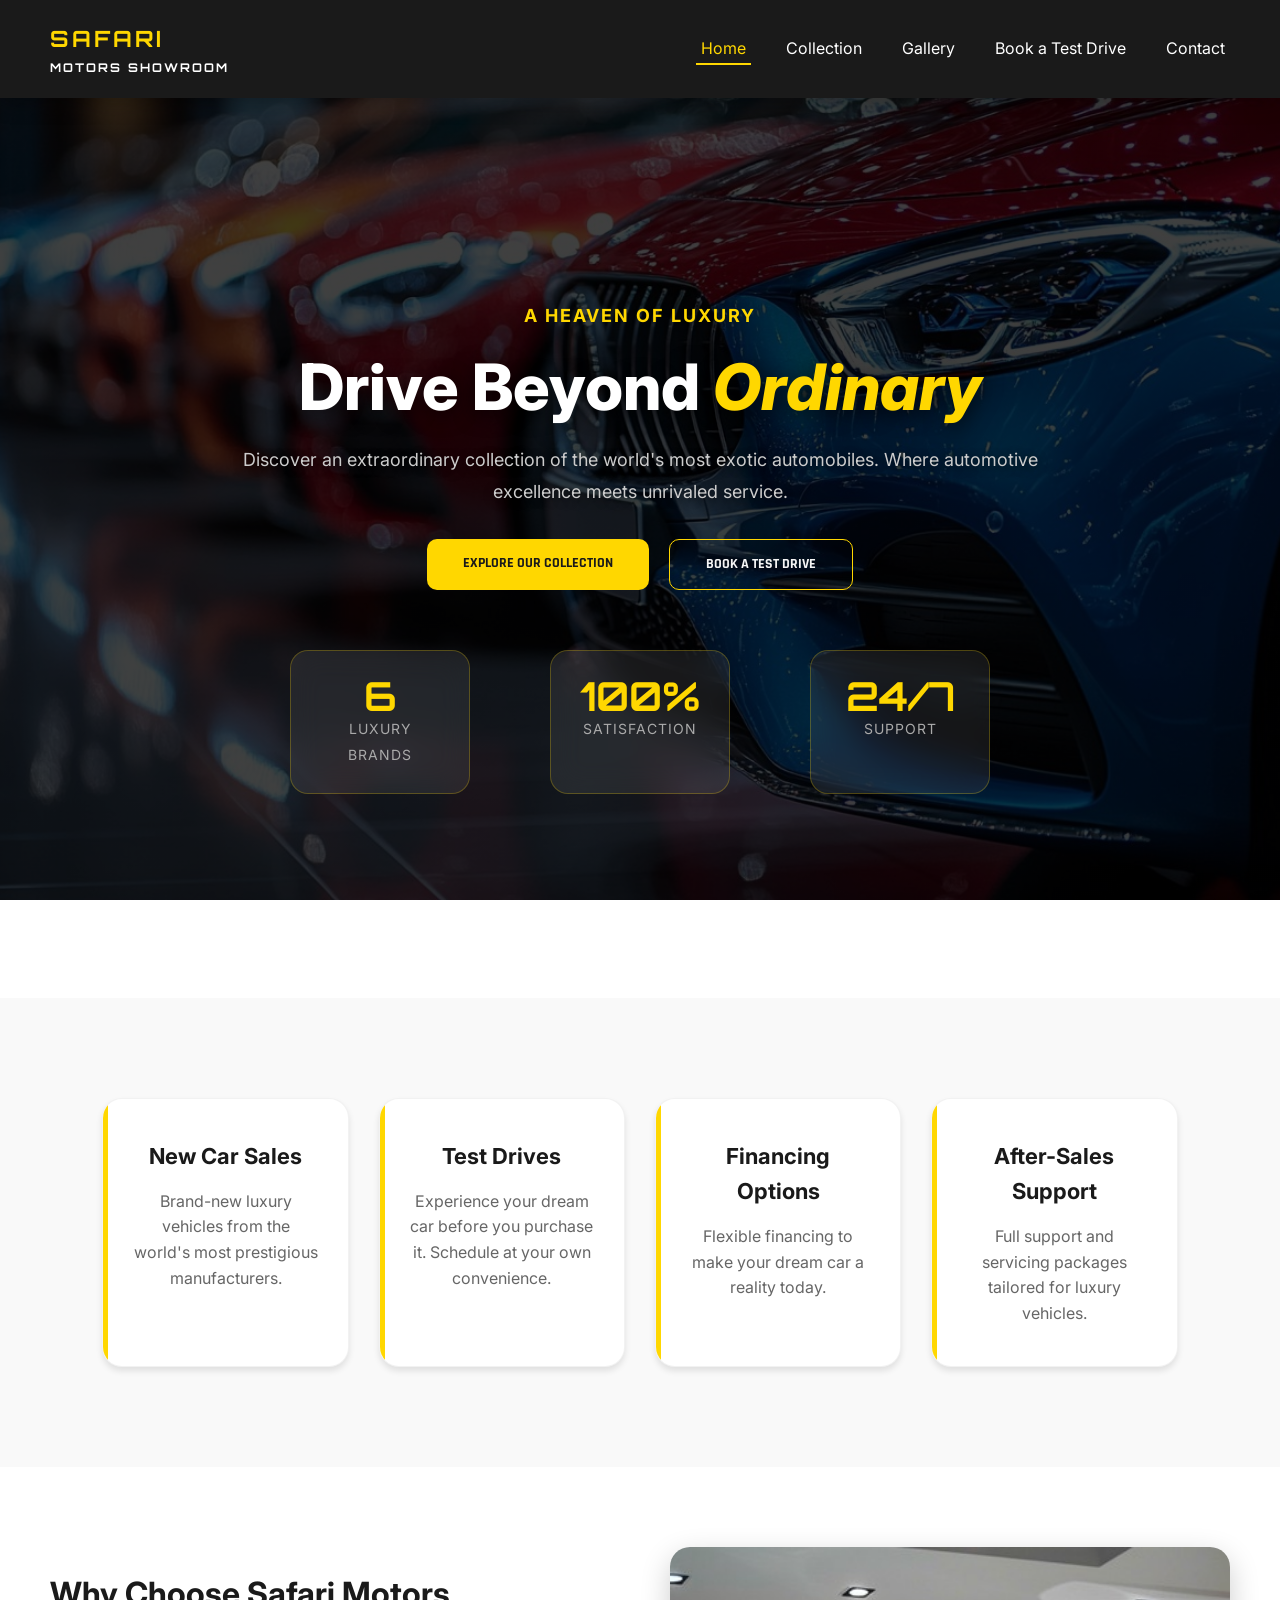
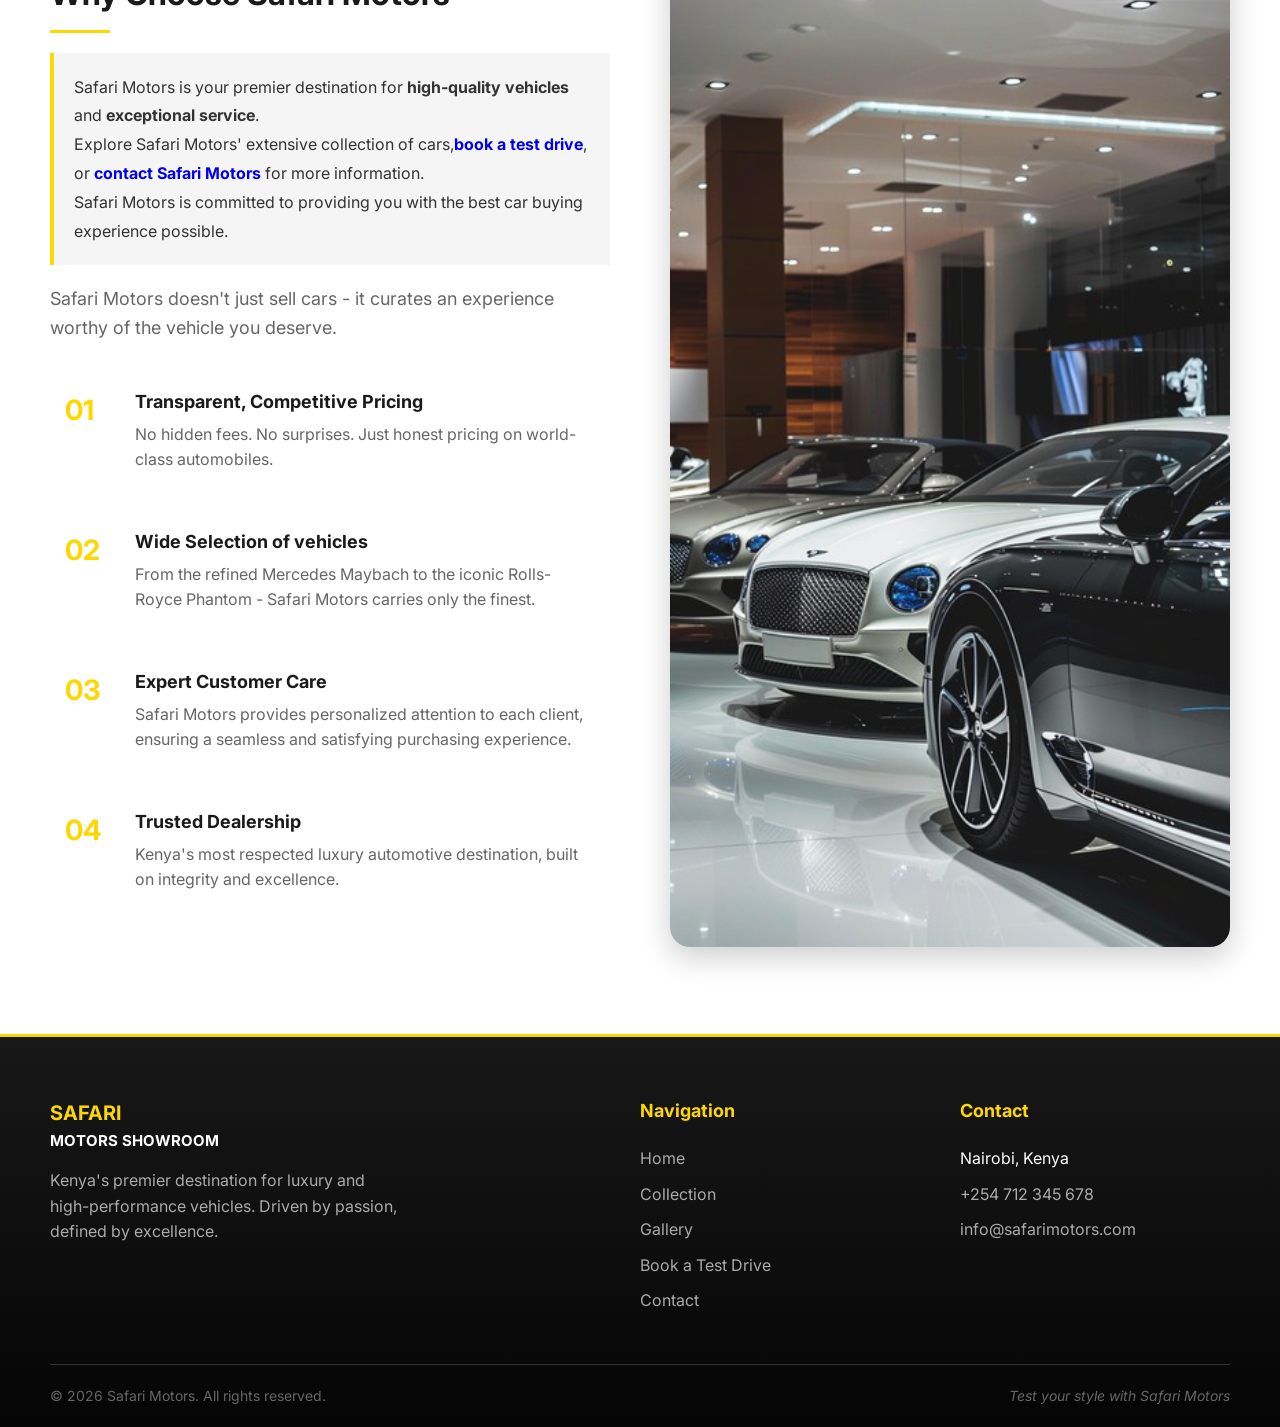
<file: index.html>
<!DOCTYPE html>
<html lang="en">
    <head>
        <meta charset="UTF-8">
        <meta name="viewport" content="width=device-width, initial-scale=1.0">
        <title>Index | Safari Motors</title>
        <link rel="stylesheet" href="styles.css">
    </head>
    <body>

        <!-- Navigation Links -->
        <nav class="main-nav">
            <h1 class="brand-logo"><a href="index.html" class="nav-logo">SAFARI <span>MOTORS SHOWROOM</span></a></h1>
            <ul class="nav-links">
                <li><a href="index.html" class="active">Home</a></li>
                <li><a href="cars.html">Collection</a></li>
                <li><a href="gallery.html">Gallery</a></li>
                <li><a href="booking.html">Book a Test Drive</a></li>
                <li><a href="contact.html">Contact</a></li>
            </ul>
        </nav>
        
        <!-- Main section-->
        <section class="main-section">
            <div class="main-content">
                <p class="main-tagline"><b>A Heaven of Luxury</b></p>
                
                <h2 class="main-title">Drive Beyond <em>Ordinary</em></h2>

                <p class="main-description">Discover an extraordinary collection of the world's most exotic automobiles. 
                    Where automotive excellence meets unrivaled service.</p>

                <div class="main-buttons">
                    <a href="cars.html" class="btn-primary">Explore Our Collection</a>
                    <a href="booking.html" class="btn-secondary">Book a Test Drive</a>
                </div>
            </div>

            <!-- Stats Section-->
            <div class="stats-container">
                <div class="stats-item">
                    <span class="stat-number">6</span>
                    <span class="stat-label">Luxury Brands</span>
                </div>

                <div class="stats-item">
                    <span class="stat-number">100%</span>
                    <span class="stat-label">Satisfaction</span>
                </div>

                <div class="stats-item">
                    <span class="stat-number">24/7</span>
                    <span class="stat-label">Support</span>
                </div>
            </div>
        </section>

        <!-- Services section -->
        <section class="services-section">
            <div class="service-card">
                <div>
                    <h3 class="service-title">New Car Sales</h3>
                    <p class="service-description">Brand-new luxury vehicles from the world's most prestigious manufacturers.</p>
                </div>
            </div>

            <div class="service-card">
                <div>
                    <h3 class="service-title">Test Drives</h3>
                    <p class="service-description">Experience your dream car before you purchase it. Schedule at your own convenience.</p>
                </div>
            </div>

            <div class="service-card">
                <div>
                    <h3 class="service-title">Financing Options</h3>
                    <p class="service-description">Flexible financing to make your dream car a reality today.</p>
                </div>
            </div>

            <div class="service-card">
                <div>
                    <h4 class="service-title">After-Sales Support</h4>
                    <p class="service-description">Full support and servicing packages tailored for luxury vehicles.</p>
                </div>
            </div>
        </section>

        <!-- Why Choose Safari Motors section-->
        <section class="why-choose-section">
            <div class="choose-container">
                <div class="choose-content">
                    <div>
                        <h4 class="section-title">Why Choose Safari Motors</h4>
                        <p class="highlight">Safari Motors is your premier destination for <strong>high-quality vehicles</strong> and <strong>exceptional service</strong>.<br>
                        Explore Safari Motors' extensive collection of cars,<strong><a href="booking.html" class="choose">book a test drive</a></strong>, or <strong><a href="contact.html" class="choose">contact Safari Motors</a></strong> for more information.<br>
                        Safari Motors is committed to providing you with the best car buying experience possible.</p>
                        <p class="section-subtitle">Safari Motors doesn't just sell cars - it curates an experience worthy of the vehicle you deserve.</p>
                    </div>
                    <ul class="benefits-list">
                        <li class="benefit-item">
                            <span class="benefit-number">01</span>
                            <div class="benefit-content">
                                <strong class="benefit-title">Transparent, Competitive Pricing</strong>
                                <span class="benefit-text">No hidden fees. No surprises. Just honest pricing on world-class automobiles.</span>
                            </div>
                        </li>

                        <li class="benefit-item">
                            <span class="benefit-number">02</span>
                            <div class="benefit-content">
                                <strong class="benefit-title">Wide Selection of vehicles</strong>
                                <span class="benefit-text">From the refined Mercedes Maybach to the iconic Rolls-Royce Phantom - Safari Motors carries only the finest.</span>
                            </div>
                        </li>

                        <li class="benefit-item">
                            <span class="benefit-number">03</span>
                            <div class="benefit-content">
                                <strong class="benefit-title">Expert Customer Care</strong>
                                <span class="benefit-text">Safari Motors provides personalized attention to each client, ensuring a seamless and satisfying purchasing experience.</span>
                            </div>
                        </li>

                        <li class="benefit-item">
                            <span class="benefit-number">04</span>
                            <div class="benefit-content">
                                <strong class="benefit-title">Trusted Dealership</strong>
                                <span class="benefit-text">Kenya's most respected luxury automotive destination, built on integrity and excellence.</span>
                            </div>
                        </li>
                    </ul>
                </div>
                <div class="image">
                    <img src="Luxury5_cars.jpg" alt="Safari Motors Showroom">
                </div>
            </div>
        </section>

        <!-- Footer -->
        <footer class="main-footer">
            <div class="footer-container">
                <div class="footer-brand">
                    <a href="index.html" class="footer-logo">SAFARI <span>MOTORS SHOWROOM</span></a>
                    <p class="footer-description">Kenya's premier destination for luxury and high-performance vehicles. Driven by passion, defined by excellence.</p>
                </div>

                <div class="footer-nav">
                    <h4>Navigation</h4>
                    <ul>
                       <li><a href="index.html" class="active">Home</a></li>
                       <li><a href="cars.html">Collection</a></li>
                       <li><a href="gallery.html">Gallery</a></li>
                       <li><a href="booking.html">Book a Test Drive</a></li>
                       <li><a href="contact.html">Contact</a></li> 
                    </ul>
                </div>

                <div class="footer-contact">
                    <h4>Contact</h4>
                    <ul>
                        <li>Nairobi, Kenya</li>
                        <li><a href="tel:+254 712 345 678">+254 712 345 678</a></li>
                        <li><a href="mailto:info@safarimotors.com">info@safarimotors.com</a></li>
                    </ul>
                </div>
            </div>

            <div class="footer-bottom">
                <p>&copy; 2026 Safari Motors. All rights reserved.</p>
                <span class="footer-tagline">Test your style with Safari Motors</span>
            </div>
        </footer>
    </body>
</html>
</file>
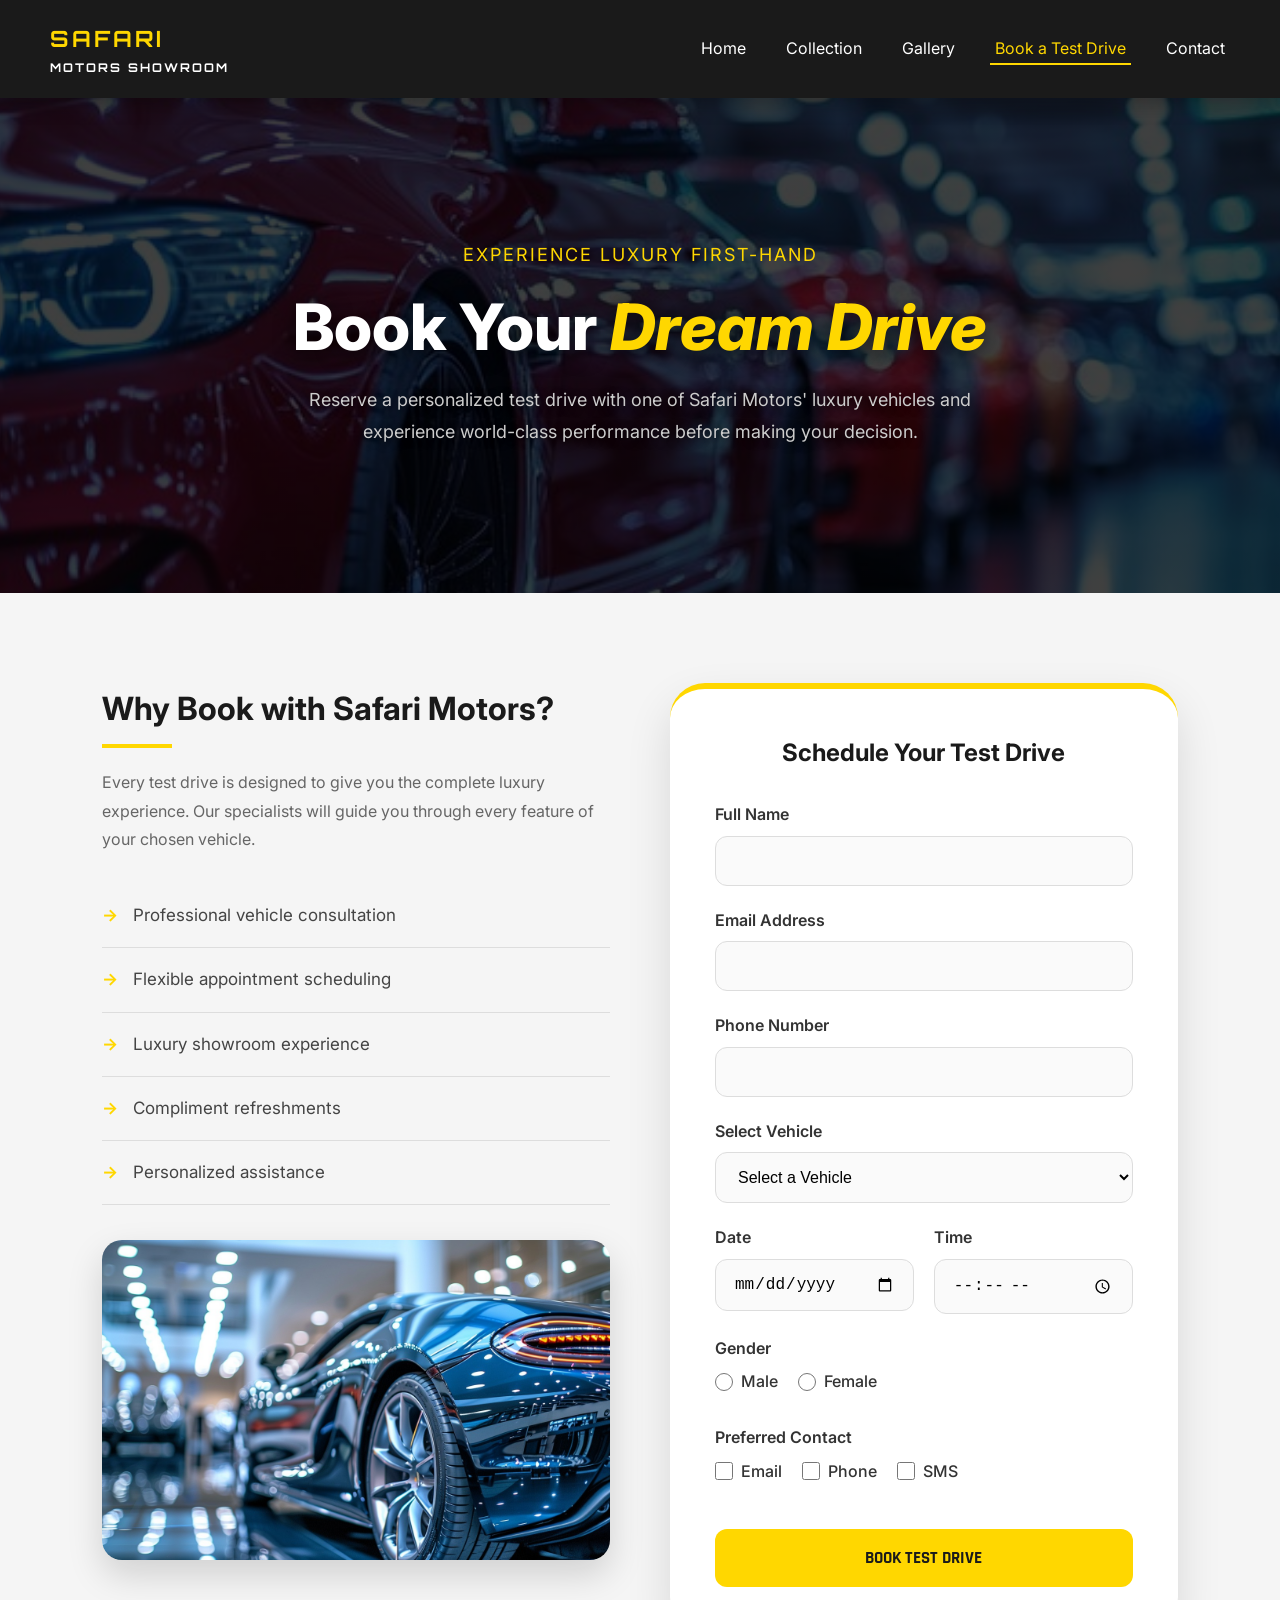
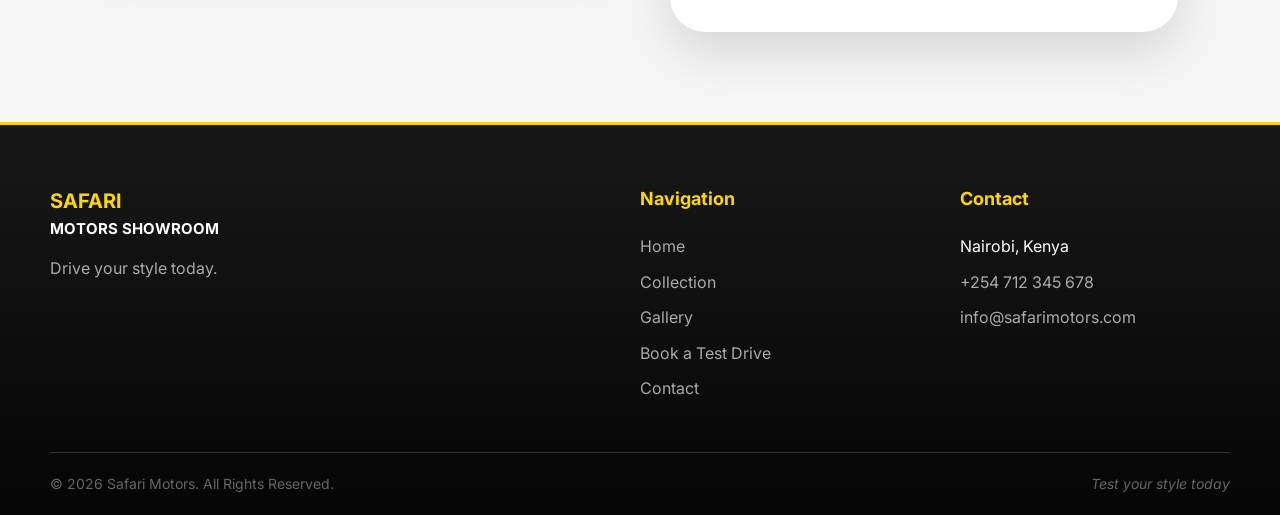
<file: booking.html>
<!DOCTYPE html>
<html lang="en">
    <head>
        <meta charset="UTF-8">
        <meta name="viewport" content="width=device-width, initial-scale=1.0">
        <title>Book a Test Drive | Safari Motors</title>
        <link rel="stylesheet" href="styles.css">
    </head>
    <body>

        <!-- Navigation Links -->
        <nav class="main-nav">
            <h1 class="brand-logo"><a href="index.html" class="nav-logo">SAFARI <span>MOTORS SHOWROOM</span></a></h1>
            <ul class="nav-links">
                <li><a href="index.html">Home</a></li>
                <li><a href="cars.html">Collection</a></li>
                <li><a href="gallery.html">Gallery</a></li>
                <li><a href="booking.html" class="active">Book a Test Drive</a></li>
                <li><a href="contact.html">Contact</a></li>
            </ul>
        </nav>
        
        <!-- hero section -->
        <section class="booking-hero">
            <div class="hero-content">
                <p class="main-tagline">Experience Luxury First-Hand</p>
                <h1 class="main-title">Book Your <em>Dream Drive</em></h1>
                <p class="main-description">Reserve a personalized test drive with one of Safari Motors' luxury vehicles and experience
                    world-class performance before making your decision.
                </p>
            </div>
        </section>

        <!-- Booking Form -->
        <section class="booking-section">
            <div class="booking-container">
                <div class="booking-info">
                    <h2>Why Book with Safari Motors?</h2>
                    <p>Every test drive is designed to give you the complete luxury experience.
                        Our specialists will guide you through every feature of your chosen vehicle.
                    </p>
                    <ul>
                        <li>Professional vehicle consultation</li>
                        <li>Flexible appointment scheduling</li>
                        <li>Luxury showroom experience</li>
                        <li>Compliment refreshments</li>
                        <li>Personalized assistance</li>
                    </ul>
                    <div class="booking-image">
                        <img src="Luxury6_cars.jpg" alt="Safari Motors Luxury Showroom">
                    </div>
                </div>
                <div class="booking-card">
                    <form class="booking-form">
                        <h2>Schedule Your Test Drive</h2>

                        <div class="form-group">
                            <label for="fullname">Full Name</label>
                            <input type="text" id="fullname" name="fullname" required>
                        </div>

                        <div class="form-group">
                            <label for="email">Email Address</label>
                            <input type="email" id="email" name="email" required>
                        </div>

                        <div class="form-group">
                            <label for="phone">Phone Number</label>
                            <input type="tel" id="phone" name="phone"  required>
                        </div>

                        <div class="form-group">
                            <label for="vehicle">Select Vehicle</label>
                            <select id="vehicle" name="vehicle" required>
                                <option value="1">Select a Vehicle</option>
                                <option value="2">Mercedes Maybach S580</option>
                                <option value="3">BMW X5</option>
                                <option value="4">Range Rover Velar</option>
                                <option value="5">Rolls Royce Phantom</option>
                                <option value="6">Audi Q7</option>
                            </select>
                        </div>
                        <div class="form-row">
                            <div class="form-group">
                                <label for="date">Date</label>
                                <input type="date" id="date" name="date" required>
                            </div>

                            <div class="form-group">
                                <label for="time">Time</label>
                                <input type="time" id="time" name="time" required>
                            </div>
                        </div>

                        <div class="form-group">
                            <label for="gender">Gender</label>
                            <div class="radio-group">
                                <label><input type="radio" id="male" name="gender" value="Male">Male</label>
                                <label><input type="radio" id="female" name="gender" value="Female">Female</label>
                            </div>
                        </div>

                        <div class="form-group">
                            <label for="contact">Preferred Contact</label>
                            <div class="checkbox-group">
                                <label><input type="checkbox" id="email" name="contact" value="Email">Email</label>
                                <label><input type="checkbox" id="phone" name="contact" value="Phone">Phone</label>
                                <label><input type="checkbox" id="sms" name="contact" value="SMS">SMS</label>
                            </div>
                        </div>

                        <button type="submit" class="btn-primary">Book Test Drive</button>
                    </form>
                </div>
            </div>
        </section>

        <!-- Footer -->
        <footer class="main-footer">
            <div class="footer-container">
                <div class="footer-brand">
                    <a href="index.html" class="footer-logo">SAFARI <span>MOTORS SHOWROOM</span></a>
                    <p class="footer-description">Drive your style today.</p>
                </div>

                <div class="footer-nav">
                    <h4>Navigation</h4>
                    <ul>
                       <li><a href="index.html">Home</a></li>
                       <li><a href="cars.html">Collection</a></li>
                       <li><a href="gallery.html">Gallery</a></li>
                       <li><a href="booking.html">Book a Test Drive</a></li>
                       <li><a href="contact.html" class="active">Contact</a></li> 
                    </ul>
                </div>

                <div class="footer-contact">
                    <h4>Contact</h4>
                    <ul>
                        <li>Nairobi, Kenya</li>
                        <li><a href="tel:+254 712 345 678">+254 712 345 678</a></li>
                        <li><a href="mailto:info@safarimotors.com">info@safarimotors.com</a></li>
                    </ul>
                </div>
            </div>

            <div class="footer-bottom">
                <p>&copy; 2026 Safari Motors. All Rights Reserved.</p>
                <span class="footer-tagline">Test your style today</span>
            </div>
        </footer>
    </body>
</html>
</file>
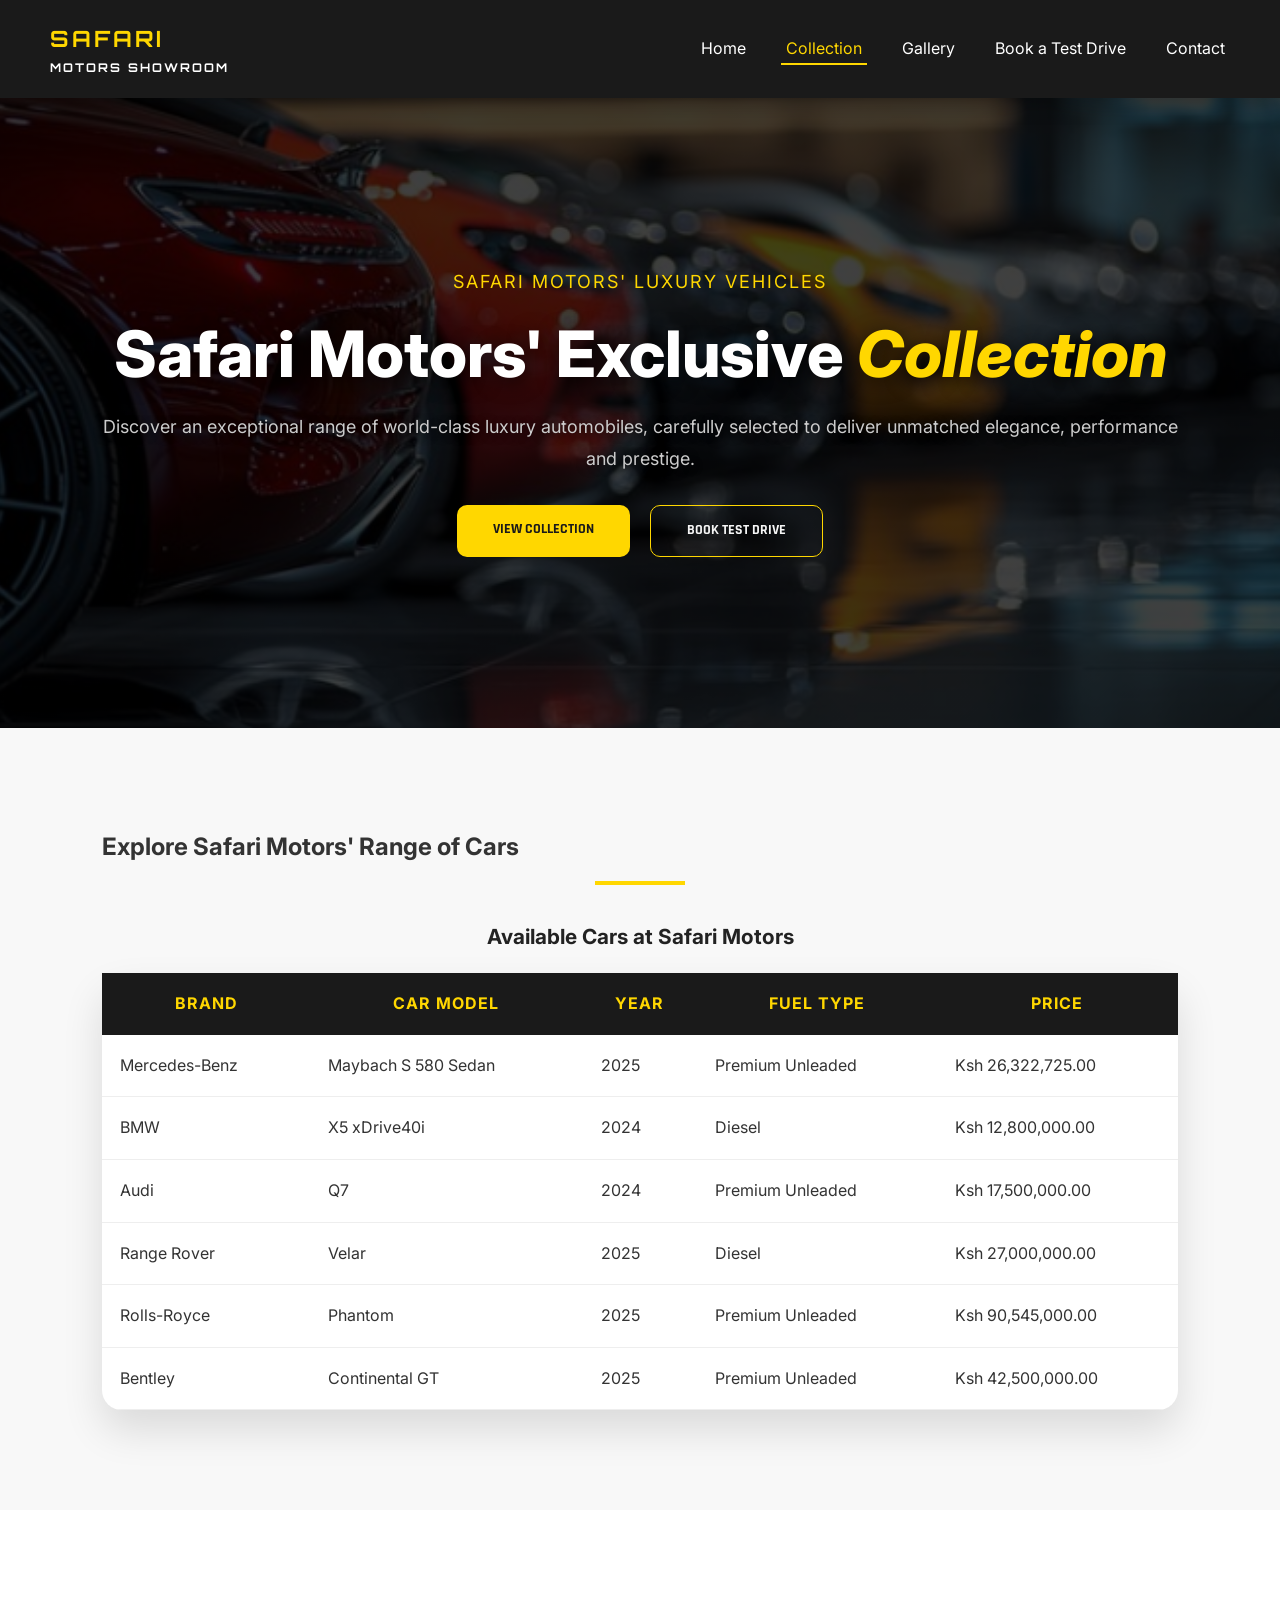
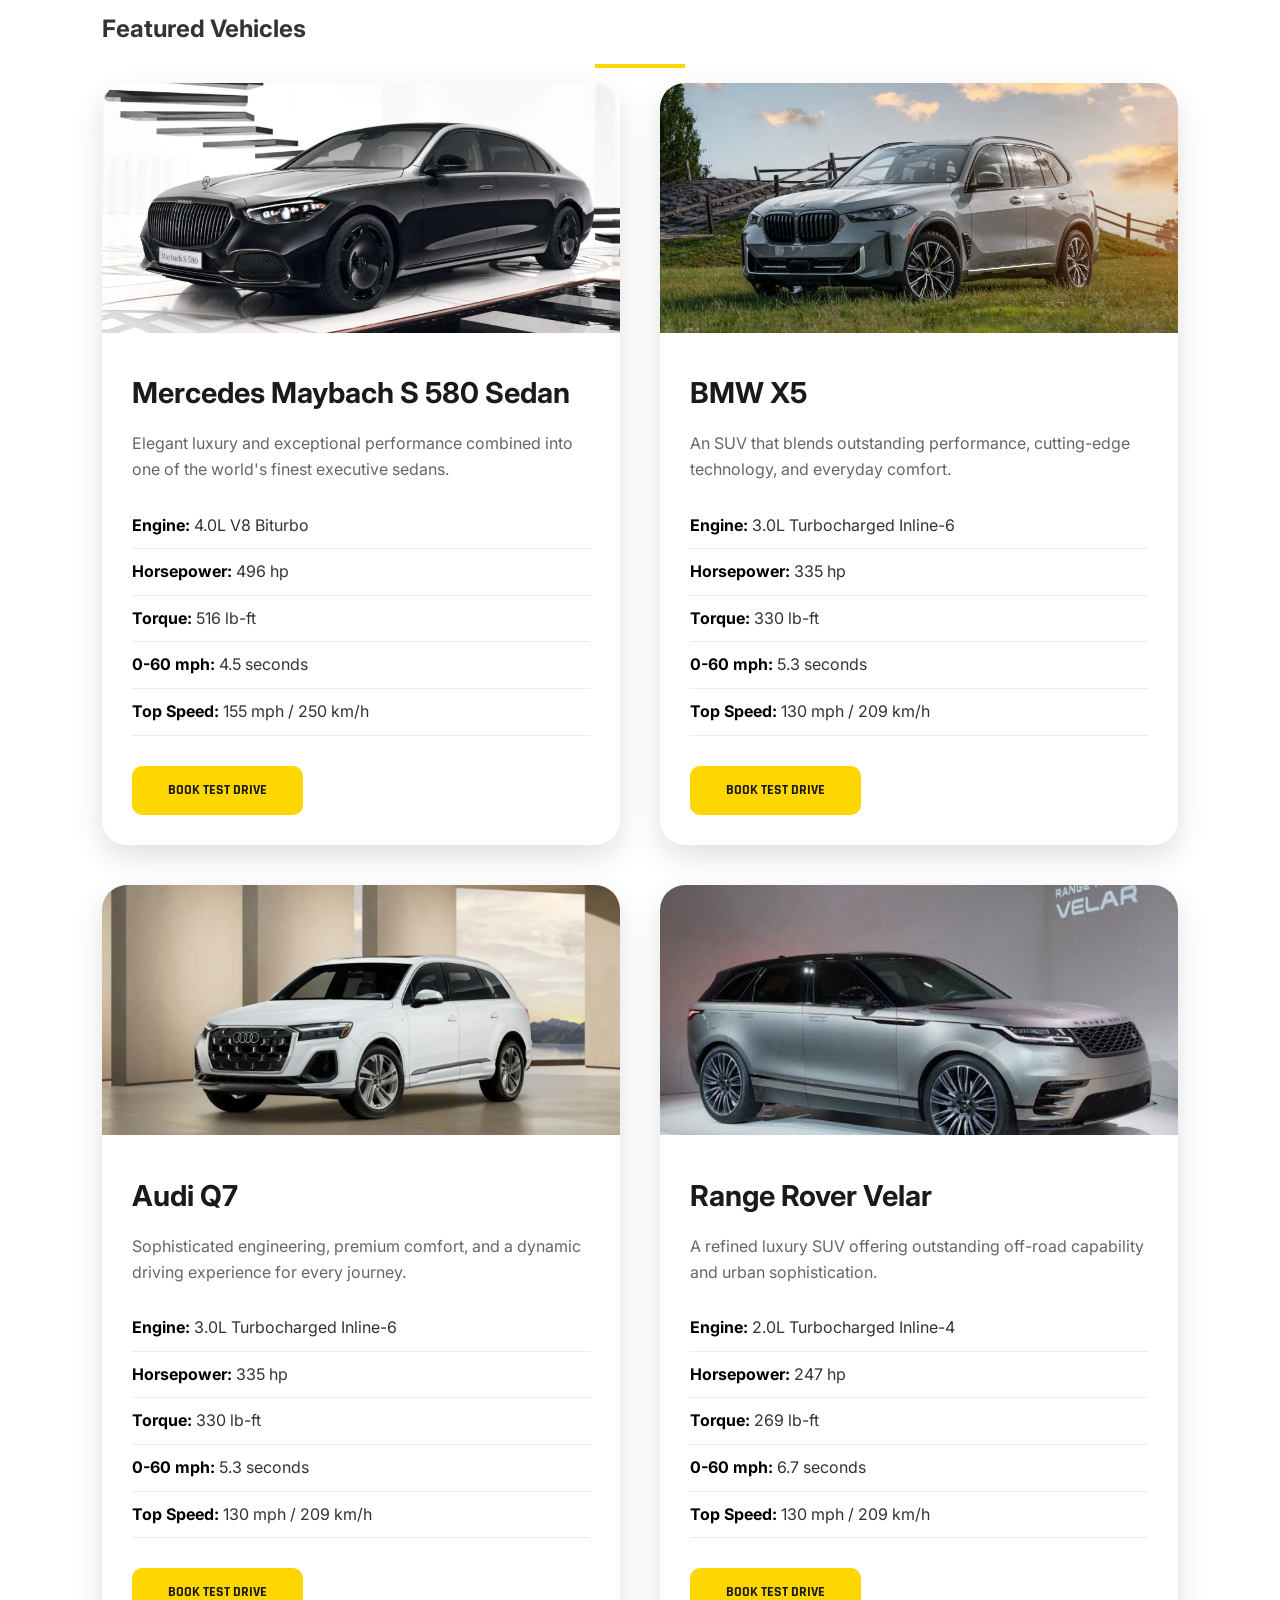
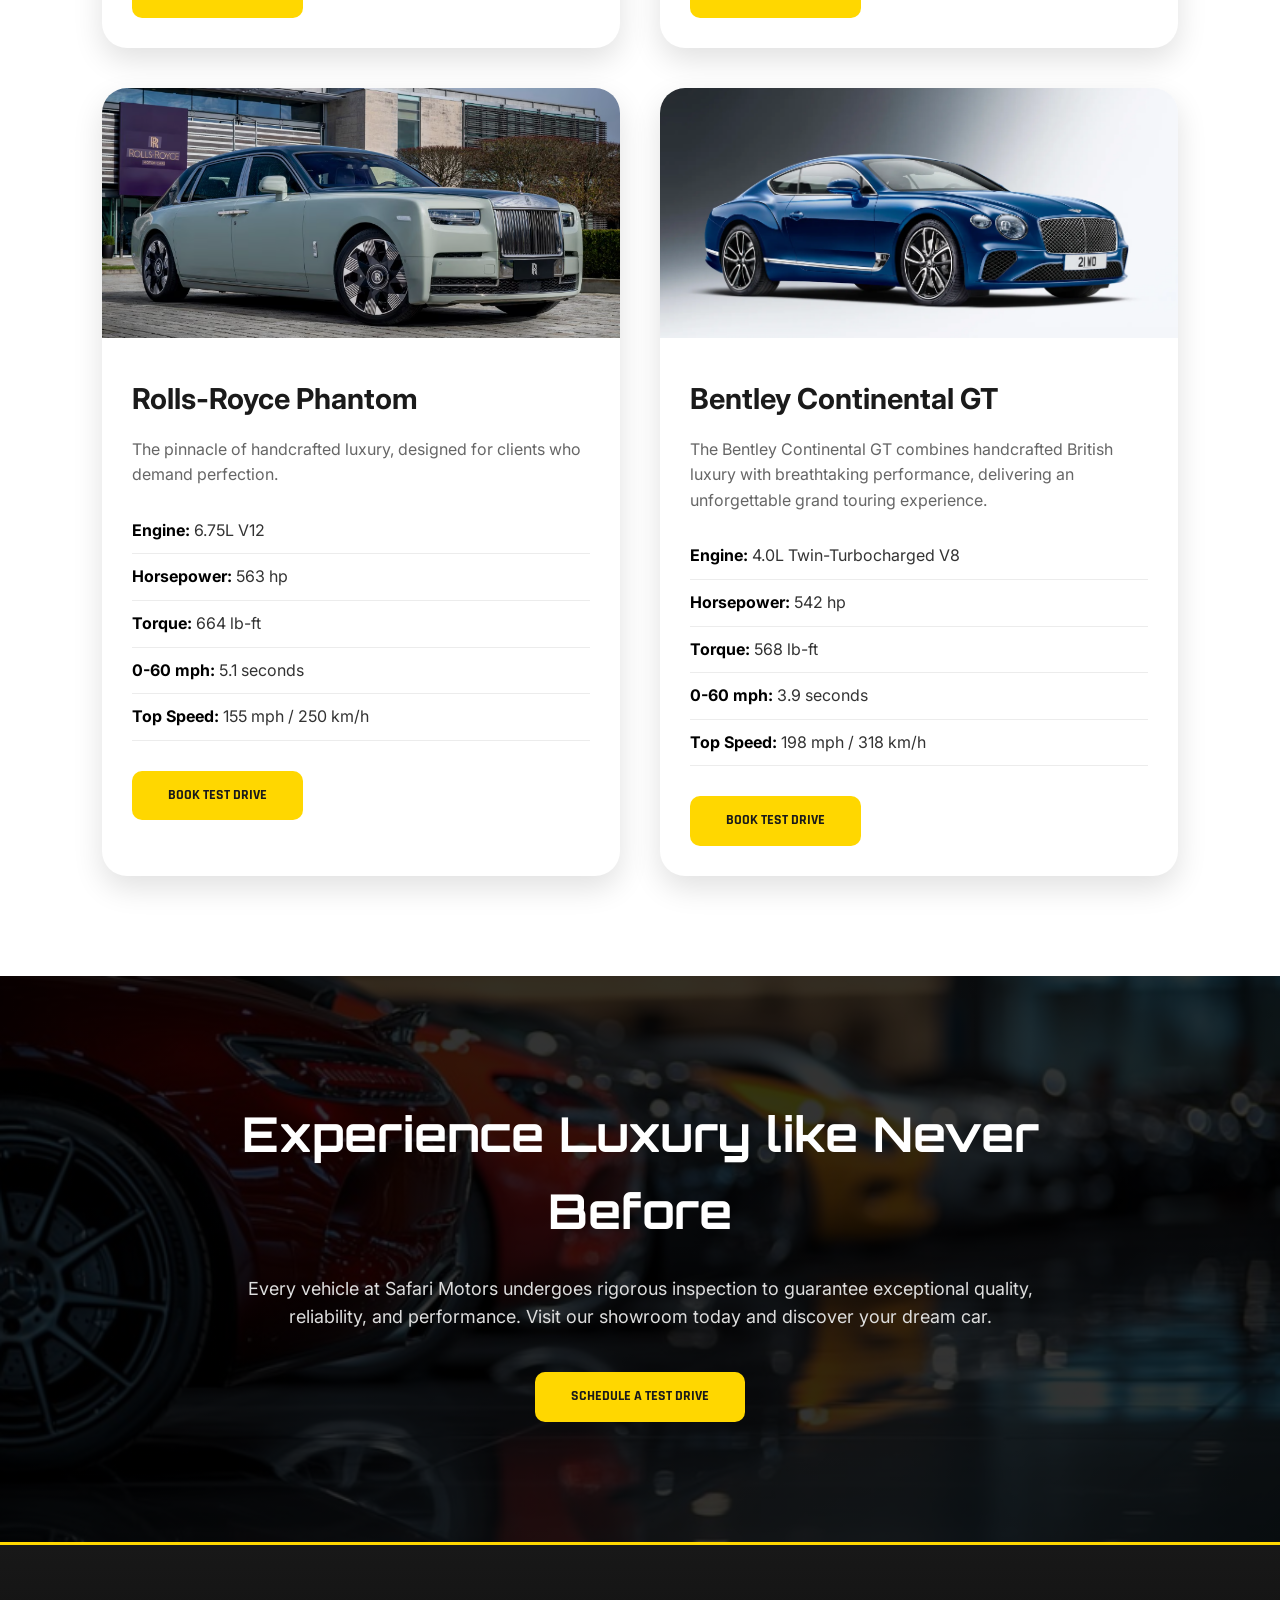
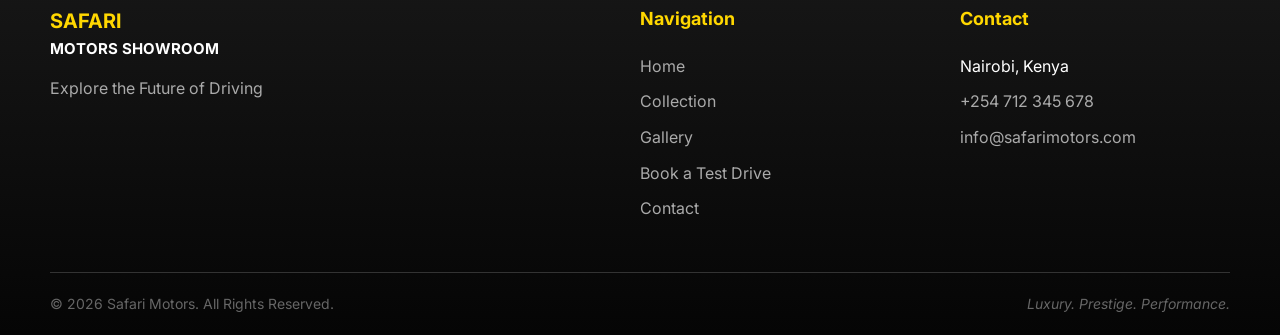
<file: cars.html>
<!DOCTYPE html>
<html lang="en">
    <head>
        <meta charset="UTF-8">
        <meta name="viewport" content="width=device-width, initial-scale=1.0">
        <title>Available Cars | Safari Motors</title>
        <link rel="stylesheet" href="styles.css">
    </head>
    <body>

        <!-- Navigation Links -->
        <nav class="main-nav">
            <h1 class="brand-logo"><a href="index.html" class="nav-logo">SAFARI <span>MOTORS SHOWROOM</span></a></h1>
            <ul class="nav-links">
                <li><a href="index.html">Home</a></li>
                <li><a href="cars.html" class="active">Collection</a></li>
                <li><a href="gallery.html">Gallery</a></li>
                <li><a href="booking.html">Book a Test Drive</a></li>
                <li><a href="contact.html">Contact</a></li>
            </ul>
        </nav>

        <!-- Hero section -->
        <section class="cars-hero">
            <div class="hero-content">
                <p class="main-tagline">Safari Motors' Luxury Vehicles</p>
                <h1 class="main-title">Safari Motors' Exclusive <em>Collection</em></h1>
                <p class="main-description">Discover an exceptional range of world-class luxury automobiles,
                    carefully selected to deliver unmatched elegance, performance and prestige.
                </p>
                <div class="main-buttons">
                    <a href="#collection" class="btn-primary">View Collection</a>
                    <a href="booking.html" class="btn-secondary">Book Test Drive</a>
                </div>
            </div>
        </section>

        <!-- Table Section-->
        <section class="table-section" id="collection">
            <h2 class="section-heading">Explore Safari Motors' Range of Cars</h2>
            <table class="car-table">
                <caption>Available Cars at Safari Motors</caption>
                <thead>
                    <tr>
                        <th>Brand</th>
                        <th>Car Model</th>
                        <th>Year</th>
                        <th>Fuel Type</th>
                        <th>Price</th>
                    </tr>
                </thead>
                <tbody>
                    <tr>
                        <td>Mercedes-Benz</td>
                        <td>Maybach S 580 Sedan</td>
                        <td>2025</td>
                        <td>Premium Unleaded</td>
                        <td>Ksh 26,322,725.00</td>
                    </tr>
                    <tr>
                        <td>BMW</td>
                        <td>X5 xDrive40i</td>
                        <td>2024</td>
                        <td>Diesel</td>
                        <td>Ksh 12,800,000.00</td>
                    </tr>
                    <tr>
                        <td>Audi</td>
                        <td>Q7</td>
                        <td>2024</td>
                        <td>Premium Unleaded</td>
                        <td>Ksh 17,500,000.00</td>
                    </tr>
                    <tr>
                        <td>Range Rover</td>
                        <td>Velar</td>
                        <td>2025</td>
                        <td>Diesel</td>
                        <td>Ksh 27,000,000.00</td>
                    </tr>
                    <tr>
                        <td>Rolls-Royce</td>
                        <td>Phantom</td>
                        <td>2025</td>
                        <td>Premium Unleaded</td>
                        <td>Ksh 90,545,000.00</td>
                    </tr>
                    <tr>
                        <td>Bentley</td>
                        <td>Continental GT</td>
                        <td>2025</td>
                        <td>Premium Unleaded</td>
                        <td>Ksh 42,500,000.00</td>
                    </tr>
                </tbody>
            </table>
        </section>
        
        <!-- Cars -->
        <section class="featured-cars">
            <h2 class="section-heading">Featured Vehicles</h2>
            <div class="cars-grid">
                <!-- Mercedes -->
                <article class="car-card">
                    <img src="mercedes_maybach.png" alt="Mercedes Maybach s580">
                    <div class="car-info">
                        <h3>Mercedes Maybach S 580 Sedan</h3>
                        <p>Elegant luxury and exceptional performance combined into one of the world's finest executive sedans.</p>
                        <ul>
                            <li><strong>Engine:</strong> 4.0L V8 Biturbo</li>
                            <li><strong>Horsepower:</strong> 496 hp</li>
                            <li><strong>Torque:</strong> 516 lb-ft</li>
                            <li><strong>0-60 mph:</strong> 4.5 seconds</li>
                            <li><strong>Top Speed:</strong> 155 mph / 250 km/h</li>
                        </ul>
                        <a href="booking.html" class="btn-primary">Book Test Drive</a>
                    </div>
                </article>

                <!-- BMW -->
                <article class="car-card">
                    <img src="bmw_x5.png" alt="BMW X5">
                    <div class="car-info">
                        <h3>BMW X5</h3>
                        <p>An SUV that blends outstanding performance, cutting-edge technology, and everyday comfort.</p>
                        <ul>
                            <li><strong>Engine:</strong> 3.0L Turbocharged Inline-6</li>
                            <li><strong>Horsepower:</strong> 335 hp</li>
                            <li><strong>Torque:</strong> 330 lb-ft</li>
                            <li><strong>0-60 mph:</strong> 5.3 seconds</li>
                            <li><strong>Top Speed:</strong> 130 mph / 209 km/h</li>
                        </ul>
                        <a href="booking.html" class="btn-primary">Book Test Drive</a>
                    </div>
                </article>

                <!-- Audi -->
                <article class="car-card">
                    <img src="audi_q7.png" alt="Audi Q7">
                    <div class="car-info">
                        <h3>Audi Q7</h3>
                        <p>Sophisticated engineering, premium comfort, and a dynamic driving experience for every journey.</p>
                        <ul>
                            <li><strong>Engine:</strong> 3.0L Turbocharged Inline-6</li>
                            <li><strong>Horsepower:</strong> 335 hp</li>
                            <li><strong>Torque:</strong> 330 lb-ft</li>
                            <li><strong>0-60 mph:</strong> 5.3 seconds</li>
                            <li><strong>Top Speed:</strong> 130 mph / 209 km/h</li>
                        </ul>
                        <a href="booking.html" class="btn-primary">Book Test Drive</a>
                    </div>
                </article>

                <!-- Range Rover -->
                <article class="car-card">
                    <img src="range_rover_velar.png" alt="Range Rover Velar">
                    <div class="car-info">
                        <h3>Range Rover Velar</h3>
                        <p>A refined luxury SUV offering outstanding off-road capability and urban sophistication.</p>
                        <ul>
                            <li><strong>Engine:</strong> 2.0L Turbocharged Inline-4</li>
                            <li><strong>Horsepower:</strong> 247 hp</li>
                            <li><strong>Torque:</strong> 269 lb-ft</li>
                            <li><strong>0-60 mph:</strong> 6.7 seconds</li>
                            <li><strong>Top Speed:</strong> 130 mph / 209 km/h</li>
                        </ul>
                        <a href="booking.html" class="btn-primary">Book Test Drive</a>
                    </div>
                </article>

                <!-- Rolls Royce -->
                <article class="car-card">
                    <img src="rolls_royce_phantom.png" alt="Rolls-Royce Phantom">
                    <div class="car-info">
                        <h3>Rolls-Royce Phantom</h3>
                        <p>The pinnacle of handcrafted luxury, designed for clients who demand perfection.</p>
                        <ul>
                            <li><strong>Engine:</strong> 6.75L V12</li>
                            <li><strong>Horsepower:</strong> 563 hp</li>
                            <li><strong>Torque:</strong> 664 lb-ft</li>
                            <li><strong>0-60 mph:</strong> 5.1 seconds</li>
                            <li><strong>Top Speed:</strong> 155 mph / 250 km/h</li>
                        </ul>
                        <a href="booking.html" class="btn-primary">Book Test Drive</a>
                    </div>
                </article>

                <article class="car-card">
                    <img src="bentley_continental_gt.png" alt="Bentley Continental gt">
                    <div class="car-info">
                        <h3>Bentley Continental GT</h3>
                        <p>The Bentley Continental GT combines handcrafted British luxury with breathtaking performance, delivering an unforgettable grand touring experience.</p>
                        <ul>
                            <li><strong>Engine:</strong> 4.0L Twin-Turbocharged V8</li>
                            <li><strong>Horsepower:</strong> 542 hp</li>
                            <li><strong>Torque:</strong> 568 lb-ft</li>
                            <li><strong>0-60 mph:</strong> 3.9 seconds</li>
                            <li><strong>Top Speed:</strong> 198 mph / 318 km/h</li>
                        </ul>
                        <a href="booking.html" class="btn-primary">Book Test Drive</a>
                    </div>
                </article>
            </div>
        </section>  

        <!-- Banner -->
        <section class="luxury-banner">
            <div class="banner-content">
                <h2>Experience Luxury like Never Before</h2>
                <p>Every vehicle at Safari Motors undergoes rigorous inspection
                    to guarantee exceptional quality, reliability, and performance.
                    Visit our showroom today and discover your dream car.
                </p>

                <a href="booking.html" class="btn-primary">Schedule a Test Drive</a>
            </div>
        </section>
         
        <!-- Footer -->
        <footer class="main-footer">
            <div class="footer-container">
                <div class="footer-brand">
                    <a href="index.html" class="footer-logo">SAFARI <span>MOTORS SHOWROOM</span></a>
                    <p class="footer-description">Explore the Future of Driving</p>
                </div>

                <div class="footer-nav">
                    <h4>Navigation</h4>
                    <ul>
                       <li><a href="index.html">Home</a></li>
                       <li><a href="cars.html" class="active">Collection</a></li>
                       <li><a href="gallery.html">Gallery</a></li>
                       <li><a href="booking.html">Book a Test Drive</a></li>
                       <li><a href="contact.html">Contact</a></li> 
                    </ul>
                </div>

                <div class="footer-contact">
                    <h4>Contact</h4>
                    <ul>
                        <li>Nairobi, Kenya</li>
                        <li><a href="tel:+254 712 345 678">+254 712 345 678</a></li>
                        <li><a href="mailto:info@safarimotors.com">info@safarimotors.com</a></li>
                    </ul>
                </div>
            </div>

            <div class="footer-bottom">
                <p>&copy; 2026 Safari Motors. All Rights Reserved.</p>
                <span class="footer-tagline">Luxury. Prestige. Performance.</span>
            </div>
        </footer>
    </body>
</html>
</file>
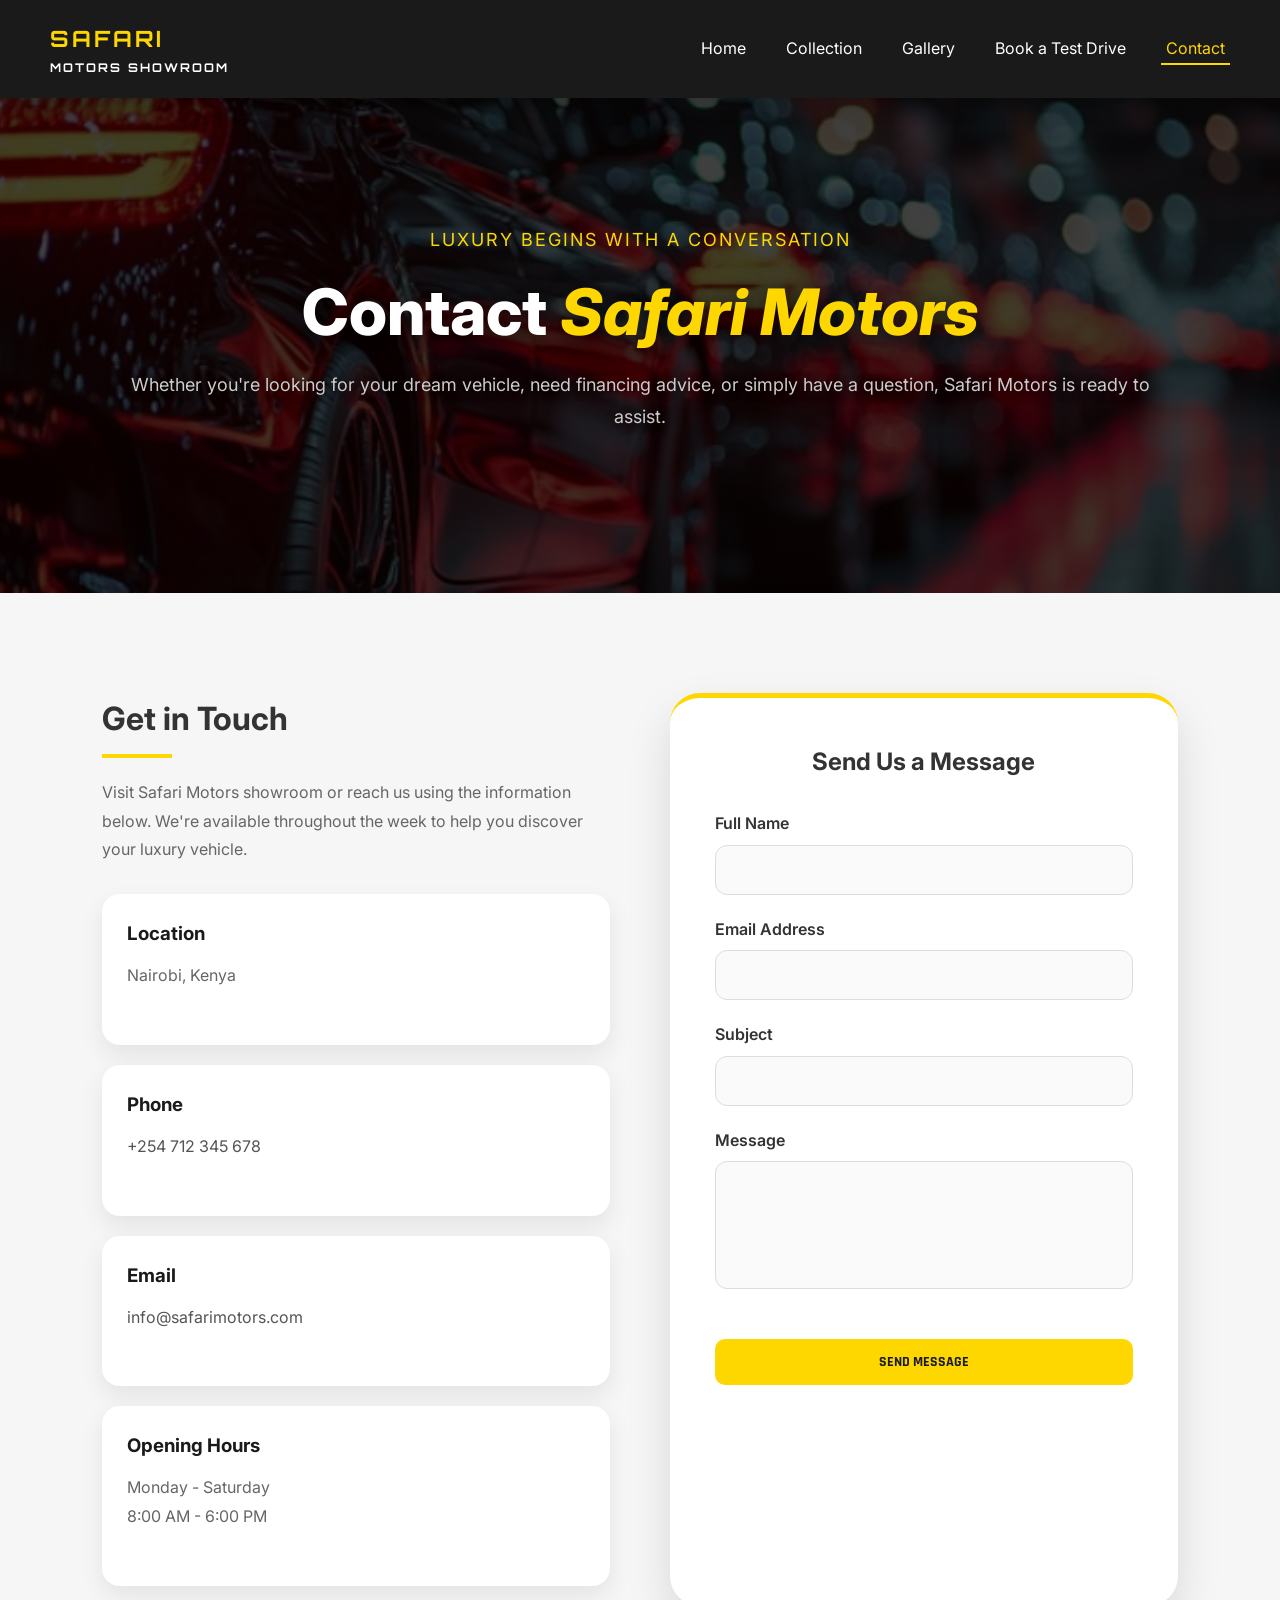
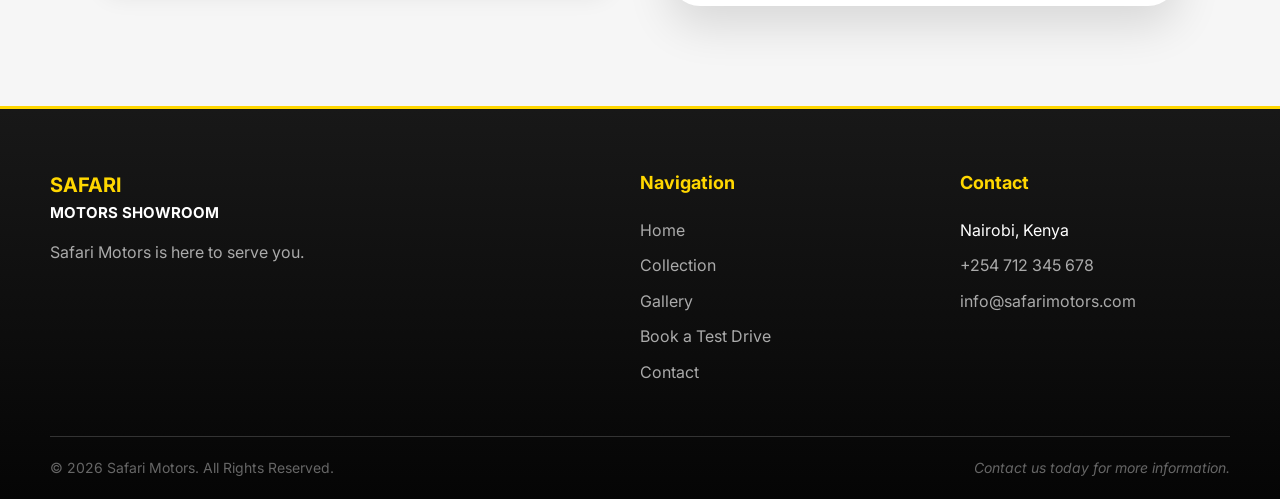
<file: contact.html>
<!DOCTYPE html>
<html lang="en">
    <head>
        <meta charset="UTF-8">
        <meta name="viewport" content="width=device-width, initial-scale=1.0">
        <title>Contact Us | Safari Motors</title>
        <link rel="stylesheet" href="styles.css">
    </head>
    <body>

        <!-- Navigation Links -->
        <nav class="main-nav">
            <h1 class="brand-logo"><a href="index.html" class="nav-logo">SAFARI <span>MOTORS SHOWROOM</span></a></h1>
            <ul class="nav-links">
                <li><a href="index.html">Home</a></li>
                <li><a href="cars.html">Collection</a></li>
                <li><a href="gallery.html">Gallery</a></li>
                <li><a href="booking.html">Book a Test Drive</a></li>
                <li><a href="contact.html" class="active">Contact</a></li>
            </ul>
        </nav>

        <!-- Hero section -->
        <section class="contact-hero">
            <div class="hero-content">
                <p class="main-tagline">Luxury Begins With A Conversation</p>
                <h1 class="main-title">Contact <em>Safari Motors</em></h1>
                <p class="main-description">Whether you're looking for your dream vehicle, need financing advice,
                     or simply have a question, Safari Motors is ready to assist.</p>
            </div>
        </section>

        <!-- Contact Section -->
        <section class="contact-section">
            <div class="contact-container">
                <div class="contact-info">
                    <h2>Get in Touch</h2>
                    <p>Visit Safari Motors showroom or reach us using the information below.
                        We're available throughout the week to help you discover your luxury vehicle.
                    </p>
                    <div class="contact-card">
                        <h3>Location</h3>
                        <p>Nairobi, Kenya</p>
                    </div>
                    <div class="contact-card">
                        <h3>Phone</h3>
                        <p><a href="tel:+254 712 345 678">+254 712 345 678</a></p>
                    </div>
                    <div class="contact-card">
                        <h3>Email</h3>
                        <p><a href="mailto:info@safarimotors.com">info@safarimotors.com</a></p>
                    </div>
                    <div class="contact-card">
                        <h3>Opening Hours</h3>
                        <p>Monday - Saturday<br>
                        8:00 AM - 6:00 PM</p>
                    </div>
                </div>

                <!-- Form -->
                 <div class="contact-form-card">
                    <form class="contact-form">
                        <h2>Send Us a Message</h2>
                        <div class="form-group">
                            <label for="fullname">Full Name</label>
                            <input type="text" id="fullname" name="fullname" required>
                        </div>
                        <div class="form-group">
                            <label for="email">Email Address</label>
                            <input type="email" id="email" name="email" required>
                        </div>
                        <div class="form-group">
                            <label for="subject">Subject</label>
                            <input type="text" id="subject" name="subject" required>
                        </div>
                        <div class="form-group">
                            <label for="message">Message</label>
                            <textarea id="message" name="message" rows="6" required></textarea>
                        </div>
                        <button class="btn-primary">Send Message</button>
                    </form>
                 </div>
            </div>
        </section>

        <!-- Footer -->
        <footer class="main-footer">
            <div class="footer-container">
                <div class="footer-brand">
                    <a href="index.html" class="footer-logo">SAFARI <span>MOTORS SHOWROOM</span></a>
                    <p class="footer-description">Safari Motors is here to serve you.</p>
                </div>

                <div class="footer-nav">
                    <h4>Navigation</h4>
                    <ul>
                       <li><a href="index.html">Home</a></li>
                       <li><a href="cars.html">Collection</a></li>
                       <li><a href="gallery.html">Gallery</a></li>
                       <li><a href="booking.html">Book a Test Drive</a></li>
                       <li><a href="contact.html" class="active">Contact</a></li> 
                    </ul>
                </div>

                <div class="footer-contact">
                    <h4>Contact</h4>
                    <ul>
                        <li>Nairobi, Kenya</li>
                        <li><a href="tel:+254 712 345 678">+254 712 345 678</a></li>
                        <li><a href="mailto:info@safarimotors.com">info@safarimotors.com</a></li>
                    </ul>
                </div>
            </div>

            <div class="footer-bottom">
                <p>&copy; 2026 Safari Motors. All Rights Reserved.</p>
                <span class="footer-tagline">Contact us today for more information.</span>
            </div>
        </footer>
    </body>
</html>
</file>
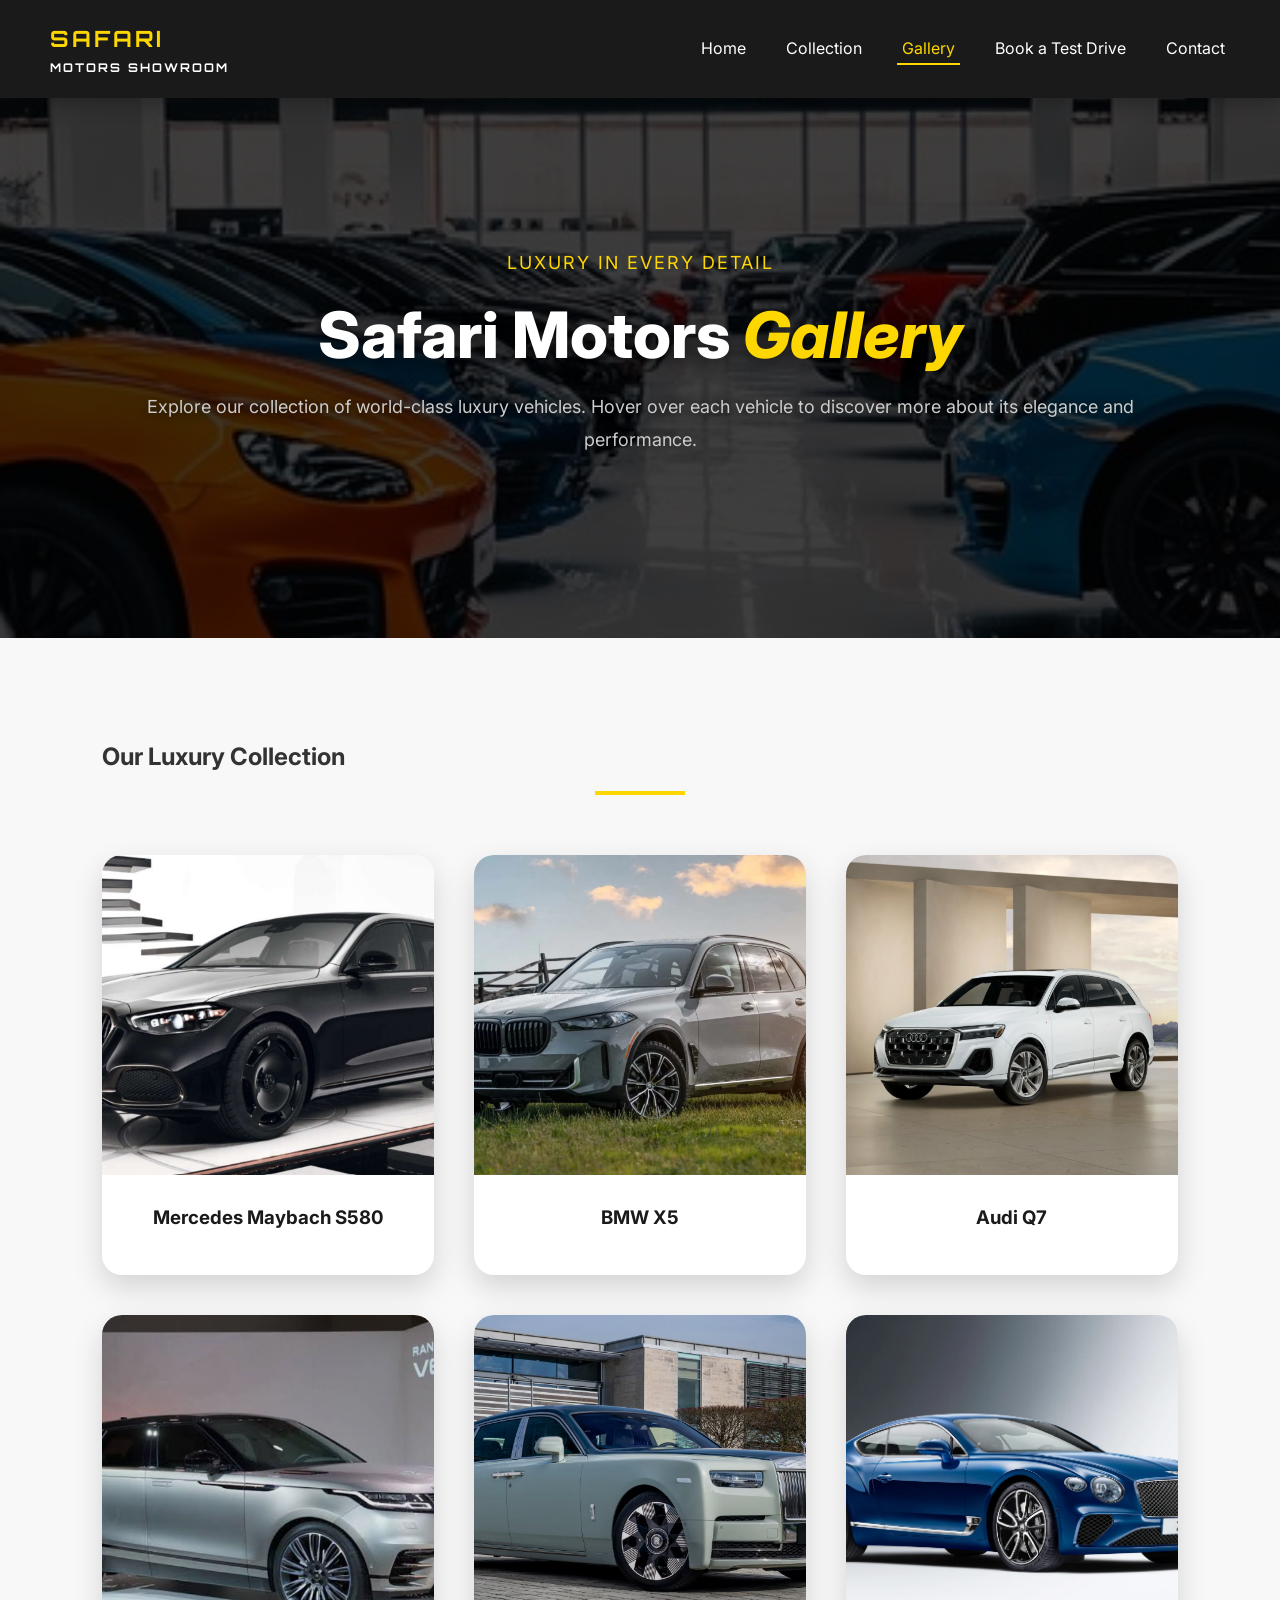
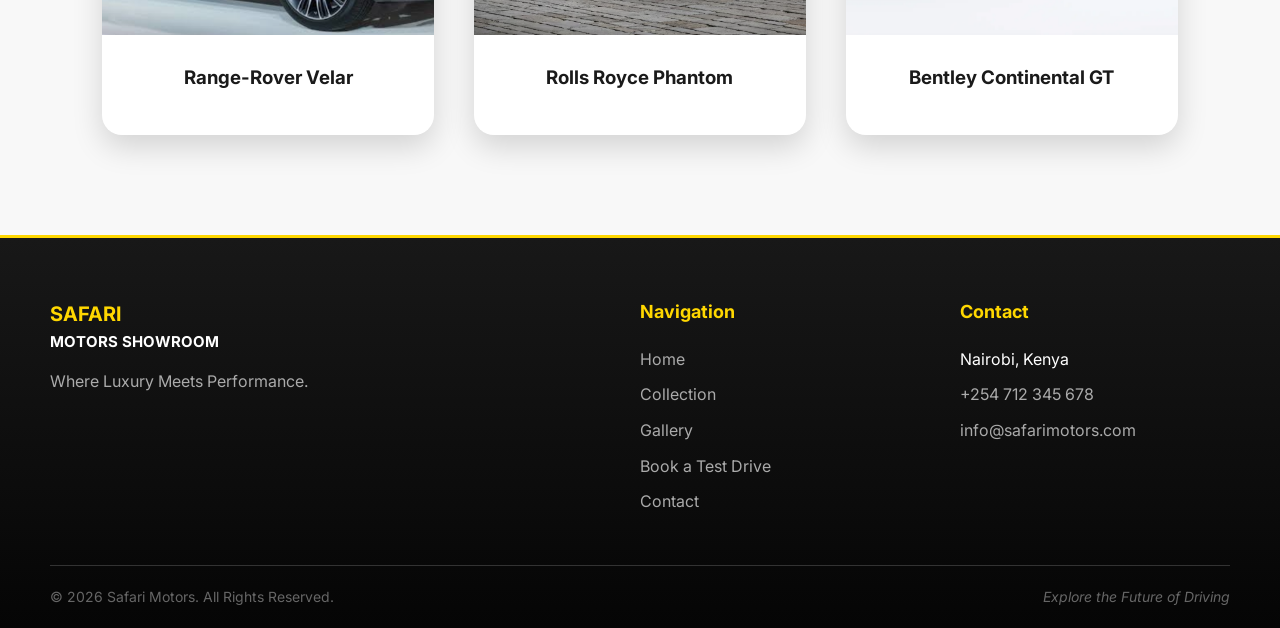
<file: gallery.html>
<!DOCTYPE html>
<html lang="en">
    <head>
        <meta charset="UTF-8">
        <meta name="viewport" content="width=device-width, initial-scale=1.0">
        <title>Gallery | Safari Motors</title>
        <link rel="stylesheet" href="styles.css">
    </head>
    <body>

        <!-- Navigation -->
        <nav class="main-nav">
            <h1 class="brand-logo"><a href="index.html" class="nav-logo">SAFARI <span>MOTORS SHOWROOM</span></a></h1>
            <ul class="nav-links">
                <li><a href="index.html">Home</a></li>
                <li><a href="cars.html">Collection</a></li>
                <li><a href="gallery.html" class="active">Gallery</a></li>
                <li><a href="booking.html">Book a Test Drive</a></li>
                <li><a href="contact.html">Contact</a></li>
            </ul>
        </nav>

        <!-- Hero section -->
        <section class="gallery-hero">
            <div class="hero-content">
                <p class="main-tagline">Luxury in Every Detail</p>
                <h1 class="main-title">Safari Motors <em>Gallery</em></h1>
                <p class="main-description">Explore our collection of world-class luxury vehicles. 
                    Hover over each vehicle to discover more about its elegance and performance.
                </p>
            </div>
        </section>

        <!-- Gallery section -->
        <section class="gallery-section">
            <h2 class="section-heading">Our Luxury Collection</h2>
            <div class="gallery-grid">
                <!-- Mercedes -->
                <div class="flip-card">
                    <div class="flip-card-inner">
                        <div class="flip-card-front">
                            <img src="mercedes_maybach.png" alt="Mercedes Maybach s580">
                            <h3>Mercedes Maybach S580</h3>
                        </div>
                        <div class="flip-card-back">
                            <h3>Mercedes Maybach</h3>
                            <p>Luxury Sedan</p>
                            <p>4.0L Twin-Turbo V8</p>
                            <p><strong>Ksh 26,322,725</strong></p>
                        </div>
                    </div>
                </div>

                <!-- BMW -->
                <div class="flip-card">
                    <div class="flip-card-inner">
                        <div class="flip-card-front">
                            <img src="bmw_x5.png" alt="BMW X5">
                            <h3>BMW X5</h3>
                        </div>
                        <div class="flip-card-back">
                            <h3>BMW X5</h3>
                            <p>Luxury SUV</p>
                            <p>3.0L Turbo Inline-6</p>
                            <p><strong>Ksh 12,800,000</strong></p>
                        </div>
                    </div>
                </div>

                <!-- Audi -->
                <div class="flip-card">
                    <div class="flip-card-inner">
                        <div class="flip-card-front">
                            <img src="audi_q7.png" alt="Audi Q7">
                            <h3>Audi Q7</h3>
                        </div>
                        <div class="flip-card-back">
                            <h3>Audi Q7</h3>
                            <p>Premium SUV</p>
                            <p>3.0L Turbocharged V6</p>
                            <p><strong>Ksh 17,500,000</strong></p>
                        </div>
                    </div>
                </div>

                <!-- Range Rover-->
                <div class="flip-card">
                    <div class="flip-card-inner">
                        <div class="flip-card-front">
                            <img src="range_rover_velar.png" alt="Range Rover Velar">
                            <h3>Range-Rover Velar</h3>
                        </div>
                        <div class="flip-card-back">
                            <h3>Range Rover Velar</h3>
                            <p>Luxury SUV</p>
                            <p>2.0L Turbocharged</p>
                            <p><strong>Ksh 27,000,000</strong></p>
                        </div>
                    </div>
                </div>

                <!-- Rolls Royce -->
                <div class="flip-card">
                    <div class="flip-card-inner">
                        <div class="flip-card-front">
                            <img src="rolls_royce_phantom.png" alt="Rolls Royce Phantom">
                            <h3>Rolls Royce Phantom</h3>
                        </div>
                        <div class="flip-card-back">
                            <h3>Rolls-Royce Phantom</h3>
                            <p>Ultimate Luxury</p>
                            <p>6.75L V12</p>
                            <p><strong>Ksh 90,545,000</strong></p>
                        </div>
                    </div>
                </div>

                <!-- Bentley -->
                <div class="flip-card">
                    <div class="flip-card-inner">
                        <div class="flip-card-front">
                            <img src="bentley_continental_gt.png" alt="Bentley Continental GT">
                            <h3>Bentley Continental GT</h3>
                        </div>
                        <div class="flip-card-back">
                            <h3>Bentley Continental GT</h3>
                            <p>Grand Tourer</p>
                            <p>4.0L Twin-Turbo V8</p>
                            <p><strong>Ksh 42,500,000</strong></p>
                        </div>
                    </div>
                </div>
            </div>
        </section>

        <!-- Footer -->
        <footer class="main-footer">
            <div class="footer-container">
                <div class="footer-brand">
                    <a href="index.html" class="footer-logo">SAFARI <span>MOTORS SHOWROOM</span></a>
                    <p class="footer-description">Where Luxury Meets Performance.</p>
                </div>

                <div class="footer-nav">
                    <h4>Navigation</h4>
                    <ul>
                       <li><a href="index.html">Home</a></li>
                       <li><a href="cars.html">Collection</a></li>
                       <li><a href="gallery.html" class="active">Gallery</a></li>
                       <li><a href="booking.html">Book a Test Drive</a></li>
                       <li><a href="contact.html">Contact</a></li> 
                    </ul>
                </div>

                <div class="footer-contact">
                    <h4>Contact</h4>
                    <ul>
                        <li>Nairobi, Kenya</li>
                        <li><a href="tel:+254 712 345 678">+254 712 345 678</a></li>
                        <li><a href="mailto:info@safarimotors.com">info@safarimotors.com</a></li>
                    </ul>
                </div>
            </div>

            <div class="footer-bottom">
                <p>&copy; 2026 Safari Motors. All Rights Reserved.</p>
                <span class="footer-tagline">Explore the Future of Driving</span>
            </div>
        </footer>
    </body>
</html>
</file>
<file: styles.css>
/* Fonts */
@import url('https://fonts.googleapis.com/css2?family=Inter:wght@300;400;500;600;700&display=swap');
@import url('https://fonts.googleapis.com/css2?family=Orbitron:wght@500;700&display=swap');
@import url('https://fonts.googleapis.com/css2?family=Rajdhani:wght@500;700&display=swap');

*{
    margin:0;
    padding:0;
    box-sizing: border-box;
}

::selection{
    background:gold;
    color: #000;
}

html{
    scroll-behavior: smooth;
}

body{
    font-family:'Inter', sans-serif;
    line-height: 1.6;
    color: #333;
    overflow-x: hidden;
}

/* navigation bar/ links */
.main-nav{
    background: #1a1a1a;
    padding: 20px 50px;
    display: flex;
    justify-content: space-between;
    align-items: center;
    position: sticky;
    top: 0;
    z-index: 1000;
    box-shadow: 0 4px 20px rgba(0,0,0,0.3);
}

.nav-links{
    list-style: none;
    display: flex;
    gap: 30px;
    flex-wrap: wrap;
    justify-content: center;
}

.nav-links a{
    color: #fff;
    text-decoration: none;
    padding: 5px;
    position: relative;
    transition: 0.3s;
}

.nav-links a:hover{
    color: gold;
    transform: translateY(-2px);
}

.nav-links a.active{
    color:gold;
    border-bottom:2px solid #ffd700;
}

.nav-links a::after{
    content: "";
    position: absolute;
    left: 0;
    bottom: -6px;
    width: 0;
    height: 2px;
    background: gold;
    transition: 0.4s;
}

.nav-links a:hover::after{
    width: 100%;
}

.brand-logo{
    color:gold;
    font-size: 24px;
    font-weight: bold;
}

.nav-logo {
    font-family: 'Orbitron', sans-serif;
    font-size: 1.4rem;
    font-weight: 700;
    color: gold;
    text-decoration: none;
    letter-spacing: 3px;
}

.nav-logo span {
    font-size: 0.75rem;
    letter-spacing: 2px;
    display: block;
    color: white;
}

/* main section */
.main-section {
    color:#fff;
    min-height: 100vh;
    display: flex;
    flex-direction: column;
    justify-content: center;
    align-items: center;
    text-align: center;
    background: linear-gradient(rgba(0,0,0,0.75),rgba(0,0,0,0.75)), url("Luxury_cars.jpg");
    background-size: cover;
    background-position: center;
    background-repeat: no-repeat;
    background-attachment: fixed;
}

.main-content{
    max-width: 800px;
    margin: 0 auto;
}

.main-tagline {
    color: gold;
    font-size: 18px;
    letter-spacing: 2px;
    text-transform: uppercase;
    margin-bottom: 20px;
}

.main-title{
    font-size: 4rem;
    font-weight: 800;
    line-height: 1.15;
    margin-bottom: 20px;
    text-shadow: 0 4px 20px rgba(0,0,0,0.7);
}

.main-title em{
    color: gold;
    font-style: italic;
}

.main-description {
    font-size: 18px;
    color: #ccc;
    margin-bottom: 30px;
    line-height : 1.8;
    text-shadow: 0 2px 10px rgba(0,0,0,0.6);
}

/* buttons for the main section */
.main-buttons {
    display: flex;
    gap: 20px;
    justify-content: center;
}

.btn-primary {
    background: gold;
    color:#1a1a1a;
    padding: 14px 36px;
    font-family: 'Rajdhani', sans-serif;
    font-size: 0.85rem;
    font-weight: 700;
    text-transform: uppercase;
    border: none;
    cursor: pointer;
    border-radius: 10px;
    text-decoration: none;
    display: inline-block;
    transition: 0.5s ease;
}

.btn-primary:hover {
    background: #e6c200;
    box-shadow: 0 18px 40px rgba(255,215,0,0.35);
    transform: translateY(-6px) scale(1.05);
}

.btn-secondary {
    background: transparent;
    color: whitesmoke;
    padding: 14px 36px;
    font-family: 'Rajdhani', sans-serif;
    font-size: 0.85rem;
    font-weight: 600;
    text-transform: uppercase;
    border: 1px solid gold;
    border-radius:10px;
    cursor: pointer;
    text-decoration: none;
    font-weight: bold;
    display: inline-block;
    transition: 0.5s ease;
}

.btn-secondary:hover {
    background: gold;
    color: #1a1a1a;
    box-shadow: 0 18px 40px rgba(255,215,0,0.35);
    transform: translateY(-6px) scale(1.05);
}

.stats-container {
    display: flex;
    justify-content: center;
    gap: 80px;
    margin-top: 60px;
}

.stats-item {
    text-align: center;
    background: rgba(255,255,255,0.08);
    backdrop-filter: blur(15px);
    -webkit-backdrop-filter: blur(15px);
    border: 1px solid rgba(255,215,0,0.25);
    padding: 25px;
    border-radius: 18px;
    width: 180px;
    transition: 0.4s;
    animation: fadeUp 0.8s ease forwards;
}
/* animation for stats items */
@keyframes fadeUp{
    from{
        opacity:0;
        transform: translateY(80px);
    }
    to{
        opacity:1;
        transform: translateY(0);
    }
}

.stats-item:hover{
    transform:translateY(-10px);
    background:rgba(255,215,0,0.15);
}

.stat-number {
    font-family: 'Orbitron', sans-serif;
    font-size: 2.5rem;
    font-weight: 700;
    line-height: 1;
    display: block;
    color: gold;
}

.stat-label {
    font-size: 14px;
    letter-spacing: 1px;
    text-transform: uppercase;
    color: #aaa;
}

/* services of index html */
.services-section {
    display: flex;
    gap: 30px;
    padding: 100px 8%;
    background: #f9f9f9;
}

.service-card {
    background: #fff;
    padding: 40px 30px;
    border: 1px solid rgba(0,0,0,0.05);
    border-radius: 20px;
    box-shadow: 0 4px 6px rgba(0,0,0,0.1);
    position: relative;
    overflow: hidden;
    flex: 1;
    text-align:center;
    transition: transform 0.4s, box-shadow 0.4s, background 0.4s;
}

.service-card::before{
    content:"";
    position:absolute;
    left:0;
    top:0;
    width:5px;
    height:100%;
    background: gold;
}

.service-card:hover{
    box-shadow: 0 18px 35px rgba(0,0,0,0.2);
    transform: translateY(-12px);
}

.service-title {
    color:#1a1a1a;
    font-size: 22px;
    margin-bottom: 15px;
}

.service-description {
    color: #666;
    line-height: 1.6;
}

/* why choose us section */
.why-choose-section{
    padding: 80px 50px;
    background: #fff;
}

.choose-container{
    display: flex;
    gap: 60px;
    max-width: 1200px;
    margin: 0 auto;
    align-items: center;
}

.choose{
    text-decoration: none;
}

.choose-content {
    flex: 1;
}

.section-title{
    font-size: 32px;
    color: #1a1a1a;
    margin-bottom: 20px;
    position: relative;
}

.section-title::after {
    content: '';
    display: block;
    width: 60px;
    height: 3px;
    background: gold;
    margin-top: 10px;
}

.highlight {
    background: #f5f5f5;
    padding: 20px;
    border-left: 4px solid gold;
    margin-bottom: 20px;
    line-height: 1.8;
}

.section-subtitle {
    font-size: 18px;
    color: #666;
    margin-bottom: 30px;
}

.benefits-list {
    list-style: none;
}

.benefit-item {
    display: flex;
    gap: 20px;
    margin-bottom: 25px;
    padding: 15px;
    transition: 0.35s;
    border-radius: 8px;
}

.benefit-item:hover {
    background: #f7f7f7;
    transform: translateX(8px);
}

.benefit-number {
    font-size: 28px;
    font-weight: bold;
    color: gold;
    min-width: 50px;
}

.benefit-content {
    flex: 1;
}

.benefit-title {
    display: block;
    font-size: 18px;
    color: #1a1a1a;
    margin-bottom: 5px;
}

.benefit-text {
    color: #666;
    line-height: 1.6;
}

.image { 
    flex: 1;
}

.image img {
    width: 100%;
    border-radius: 20px;
    box-shadow: 0 10px 30px rgba(0,0,0,0.2);
    object-fit: cover;
    transition: 0.5s;
}

.image img:hover{
    transform:scale(1.05);
}

/* footer */
.main-footer {
    background: linear-gradient(180deg, #181818, #050505);
    border-top: 3px solid gold;
    color: #fff;
    padding: 60px 50px 20px;
}

.footer-container {
    display: flex;
    justify-content: space-between;
    gap: 50px;
    max-width: 1300px;
    margin: 0 auto;
    flex-wrap: wrap;
}

.footer-brand {
    flex: 2;
    min-width: 250px;
}

.footer-logo {
    color: gold;
    text-decoration: none;
    font-size: 20px;
    font-weight: bold;
    transition: 0.35s;
}

.footer-logo span {
    font-size: 15px;
    display: block;
    color: white;
}

.footer-logo:hover {
    color: white;
}

.footer-description {
    color: #aaa;
    margin-top: 15px;
    line-height: 1.6;
    max-width: 350px;
}

.footer-nav,
.footer-contact {
    flex: 1;
    min-width: 150px;
}

.footer-nav h4,
.footer-contact h4 {
    color: gold;
    margin-bottom: 20px;
    font-size: 18px;
}

.footer-nav ul,
.footer-contact ul {
    list-style: none;
}

.footer-nav li,
.footer-contact li {
    margin-bottom: 10px;
}

.footer-nav a,
.footer-contact a{
    color: #aaa;
    text-decoration: none;
}

.footer-nav a:hover,
.footer-contact a:hover {
    color: gold;
}

.footer-bottom {
    border-top: 1px solid #333;
    margin-top: 40px;
    padding-top: 20px;
    display: flex;
    justify-content: space-between;
    align-items: center;
    margin-left: auto;
    margin-right: auto;
    flex-wrap: wrap;
}

.footer-bottom p{
    color: #666;
    font-size: 14px;
}

.footer-tagline {
    color: #666;
    font-size: 14px;
    font-style: italic;
}

/* scroll bar */
::-webkit-scrollbar{
    width: 10px;
}

::-webkit-scrollbar-track{
    background:#111;
}

::-webkit-scrollbar-thumb{
    background: gold;
    border-radius: 20px;
}

/* cars html*/
.cars-hero{
    min-height: 70vh;
    display: flex;
    justify-content: center;
    text-align: center;
    align-items: center;
    color: #fff;
    padding: 80px 8%;
    background:linear-gradient(rgba(0,0,0,0.75), rgba(0,0,0,0.75)),url("Luxury2_cars.png");
    background-size: cover;
    background-position: center;
    background-attachment: fixed;
}

.section-heading::after{
    content:"";
    width: 90px;
    height: 4px;
    background: gold;
    display: block;
    margin: 15px auto;
}

/* table */
.table-section{
    padding: 100px 8%;
    background: #f8f8f8;
}

.car-table{
    width:100%;
    border-collapse:collapse;
    overflow: hidden;
    border-radius: 20px;
    background: #fff;
    box-shadow: 0 20px 40px rgba(0,0,0,0.12);
}

.car-table caption{
    padding: 20px;
    font-size: 1.3rem;
    font-weight: bold;
    color: #222;
}

.car-table th {
    background: #1a1a1a;
    color: gold;
    padding: 18px;
    text-transform: uppercase;
    letter-spacing: 1px;
}

.car-table td{
    padding: 18px;
    border-bottom: 1px solid #eee;
}

.car-table tbody tr{
    transition: 0.35s;
}

.car-table tbody tr:hover{
    background: gold;
    transform: scale(1.01);
}

/* cars section */
.featured-cars{
    padding: 100px 8%;
    background: white;
}

.cars-grid{
    display: grid;
    grid-template-columns: repeat(auto-fit, minmax(340px, 1fr));
    gap: 40px;
}

.car-card{
    background: white;
    border-radius: 25px;
    overflow: hidden;
    box-shadow: 0 12px 30px rgba(0,0,0,0.12);
    transition:0.45s;
}

.car-card:hover{
    transform:translateY(-15px);
    box-shadow: 0 25px 50px rgba(0,0,0,0.2);
    border: 1px solid gold;
}

.car-card img{
    width:100%;
    height: 250px;
    object-fit: cover;
    transition: 0.6s;
}

.car-card:hover img{
    transform:scale(1.08);
}

.car-info{
    padding:30px;
}

.car-info h3{
    font-size: 1.8rem;
    color: #1a1a1a;
    margin-bottom: 15px;
}

.car-info p{
    color: #666;
    margin-bottom: 20px;
}

.car-info ul{
    list-style: none;
    margin-bottom: 30px;
}

.car-info li{
    padding: 10px 0;
    border-bottom: 1px solid #ececec;
}

.car-info strong{
    color: #000;
}

/* Banner */
.luxury-banner{
    padding: 120px 8%;
    text-align: center;
    color: white;
    background: linear-gradient(rgba(0,0,0,0.8), rgba(0,0,0,0.8)),url("Luxury2_cars.png");
    background-size: cover;
    background-position: center;
}

.banner-content{
    max-width: 850px;
    margin: auto;
}

.banner-content h2{
    font-size: 3rem;
    margin-bottom:25px;
    font-family: 'Orbitron', sans-serif;
}

.banner-content p{
    color: #ddd;
    font-size: 18px;
    margin-bottom: 40px;
}

/* booking html hero section*/
.booking-hero{
    min-height: 55vh;
    display: flex;
    justify-content: center;
    align-items: center;
    text-align: center;
    padding: 100px 8%;
    color: #fff;
    background: linear-gradient(rgba(0,0,0,0.75), rgba(0,0,0,0.75)),url("Luxury3_car.jpg");
    background-size: cover;
    background-position: center;
    background-attachment: fixed;
}

.booking-hero .hero-content{
    max-width: 800px;
}

.booking-hero .main-title{
    margin-bottom: 20px;
}

.booking-hero .main-description{
    max-width:700px;
    margin:auto;
}

/*Booking Section*/
.booking-section{
    background: #f5f5f5;
    padding: 90px 8%;
}

.booking-container{
    max-width: 1300px;
    margin:auto;
    display:grid;
    grid-template-columns:1fr 1fr;
    gap: 60px;
    align-items: start;
}

/* Left Side */
.booking-info h2{
    font-size: 2rem;
    margin-bottom:20px;
    color: #1a1a1a;
    position: relative;
}

.booking-info h2::after{
    content: "";
    width: 70px;
    height: 4px;
    background:gold;
    display: block;
    margin-top: 10px;
}

.booking-info p{
    color: #666;
    line-height: 1.8;
    margin-bottom: 30px;
}

.booking-info ul{
    list-style: none;
}

.booking-info li{
    padding: 18px 0;
    font-size: 17px;
    border-bottom: 1px solid #ddd;
    color: #444;
    transition: 0.3s;
}

.booking-info li::before{
    content: "->";
    color: gold;
    font-weight: bold;
    margin-right: 15px;
}

.booking-info li:hover{
    padding-left: 18px;
    color: #000;
    background: #fff;
    border-radius: 12px;
    box-shadow: 0 8px 20px rgba(0,0,0,0.08);
}

.booking-image {
    margin-top: 35px;
    overflow: hidden;
    border-radius: 20px;
    box-shadow: 0 15px 35px rgba(0,0,0,0.15);
}

.booking-image img{
    width: 100%;
    height: 320px;
    object-fit:cover;
    display: block;
    transition: 0.5s ease;
}

.booking-image img:hover{
    transform: scale(1.05);
}

/* Booking Card */
.booking-card{
    background: #fff;
    padding: 45px;
    border-radius: 35px;
    border-top: 6px solid gold;
    box-shadow:0 20px 45px rgba(0,0,0,0.12);
    transition: 0.4s;
    animation: slideUp 0.9s ease;
}
/* animation for booking card */
@keyframes slideUp{
    from{
        opacity: 0;
        transform: translateY(80px);
    }
    to{
        opacity:1;
        transform:translateY(0);
    }
}

.booking-card:hover{
    transform:translateY(-8px);
}

.booking-form h2{
    margin-bottom:30px;
    color:#1a1a1a;
    text-align:center;
}

/* form */
.form-group{
    margin-bottom: 22px;
}

.form-group label{
    display:block;
    margin-bottom: 8px;
    font-weight: 600;
    color: #333;
}

.form-group input,
.form-group select{
    width: 100%;
    padding: 15px 18px;
    border: 1px solid #ddd;
    border-radius: 12px;
    font-size: 16px;
    transition: 0.35s;
    background: #fafafa;
}

.form-group input:focus,
.form-group select:focus{
    outline:none;
    border-color:gold;
    box-shadow: 0 0 18px rgba(255,215,0,0.45);
    transform: scale(1.02);
    background: #fff;
}

.form-row{
    display: grid;
    grid-template-columns: repeat(2,1fr);
    gap:20px;
}

.radio-group,
.checkbox-group{
    display: flex;
    gap:20px;
    flex-wrap:wrap;
}

.radio-group label,
.checkbox-group label{
    display:flex;
    align-items: center;
    gap: 8px;
    font-weight:500;
    cursor:pointer;
}

.radio-group input,
.checkbox-group input{
    accent-color: gold;
    width: 18px;
    height: 18px;
}

/*submit button */
.booking-form .btn-primary{
    width: 100%;
    margin-top:15px;
    padding: 18px;
    font-size: 17px;
    border-radius: 12px;
}

.booking-form .btn-primary:hover{
    transform:translateY(-4px);
}

/* Contact hero */
.contact-hero{
    min-height:55vh;
    display: flex;
    justify-content: center;
    align-items:center;
    text-align: center;
    padding: 100px 8%;
    color: white;
    background: linear-gradient(rgba(0,0,0,0.75), rgba(0,0,0,0.75)),url("Luxury4_cars.png");
    background-size:cover;
    background-position: center;
    background-attachment: fixed;
}

/* Contact */
.contact-section{
    padding:100px 8%;
    background: #f6f6f6;
}

.contact-container {
    max-width: 1300px;
    margin: auto;
    display: grid;
    grid-template-columns: 1fr 1fr;
    gap: 60px;
}

/* Left */
.contact-info h2{
    font-size: 2rem;
    margin-bottom: 20px;
    position: relative;
}

.contact-info h2::after{
    content:"";
    width: 70px;
    height:4px;
    background: gold;
    display: block;
    margin-top: 10px;
}

.contact-info p{
    color: #666;
    line-height: 1.8;
    margin-bottom: 30px;
}

.contact-card{
    background: white;
    padding: 25px;
    margin-bottom: 20px;
    border-radius:18px;
    box-shadow: 0 10px 25px rgba(0,0,0,0.08);
    transition: 0.4s;
}

.contact-card:hover{
    transform:translateY(-8px);
    box-shadow: 0 18px 40px rgba(0,0,0,0.15);
}

.contact-card h3{
    margin-bottom: 12px;
    color:#1a1a1a;
}

.contact-card a{
    text-decoration: none;
    color: #555;
}

.contact-card a:hover{
    color: gold;
}

/* form */
.contact-form-card{
    background: white;
    padding: 45px;
    border-radius: 30px;
    box-shadow: 0 20px 45px rgba(0,0,0,0.12);
    border-top: 5px solid gold;
}

.contact-form h2{
    text-align: center;
    margin-bottom: 30px;
}

.contact-form textarea{
    width:100%;
    padding: 15px;
    border: 1px solid #ddd;
    border-radius: 12px;
    font-family: inherit;
    resize: none;
    transition: 0.3s;
    background: #fafafa;
}

.contact-form textarea:focus{
    outline: none;
    border-color: gold;
    box-shadow: 0 0 12px rgba(255, 215, 0, 0.3);
    background: white;
}

.contact-form .btn-primary{
    width:100%;
    margin-top: 20px;
}

/* Gallery */
.gallery-hero{
    min-height: 60vh;
    display: flex;
    justify-content: center;
    align-items: center;
    text-align: center;
    color: #fff;
    padding: 100px 8%;
    background: linear-gradient(rgba(0,0,0,0.75), rgba(0,0,0,0.75)), url("gallery.jpg");
    background-size: cover;
    background-position: center;
    background-attachment: fixed;
}

.gallery-section{
    padding: 100px 8%;
    background: #f8f8f8;
}

.gallery-grid{
    display: grid;
    gap: 40px;
    margin-top: 60px;
    grid-template-columns: repeat(auto-fit,minmax(300px, 1fr));
}

.flip-card{
    background: transparent;
    height:420px; 
    perspective: 1000px;
}

.flip-card-inner{
    position: relative;
    width: 100%;
    height: 100%;
    transition: transform 0.8s;
    transform-style: preserve-3d;
}

.flip-card:hover .flip-card-inner{
    transform: rotateY(180deg);
}

.flip-card-front,
.flip-card-back{
    position: absolute;
    width: 100%;
    height:100%;
    backface-visibility: hidden;
    border-radius: 20px;
    overflow: hidden;
    box-shadow: 0 12px 30px rgba(0,0,0,0.15);
}

.flip-card-front{
    background: #fff;
}

.flip-card-front img{
    width: 100%;
    height: 320px;
    object-fit: cover;
}

.flip-card-front h3{
    padding: 20px;
    text-align: center;
    color: #1a1a1a;
}

.flip-card-back{
    background: #1a1a1a;
    color: white;
    transform: rotateY(180deg);
    display:flex;
    flex-direction: column;
    justify-content: center;
    align-items: center;
    padding: 30px;
    text-align: center;
}

.flip-card-back p{
    margin:8px 0;
    color: #ddd;
}

.flip-card-back strong{
    color:gold;
    font-size: 1.2rem;
}
</file>
